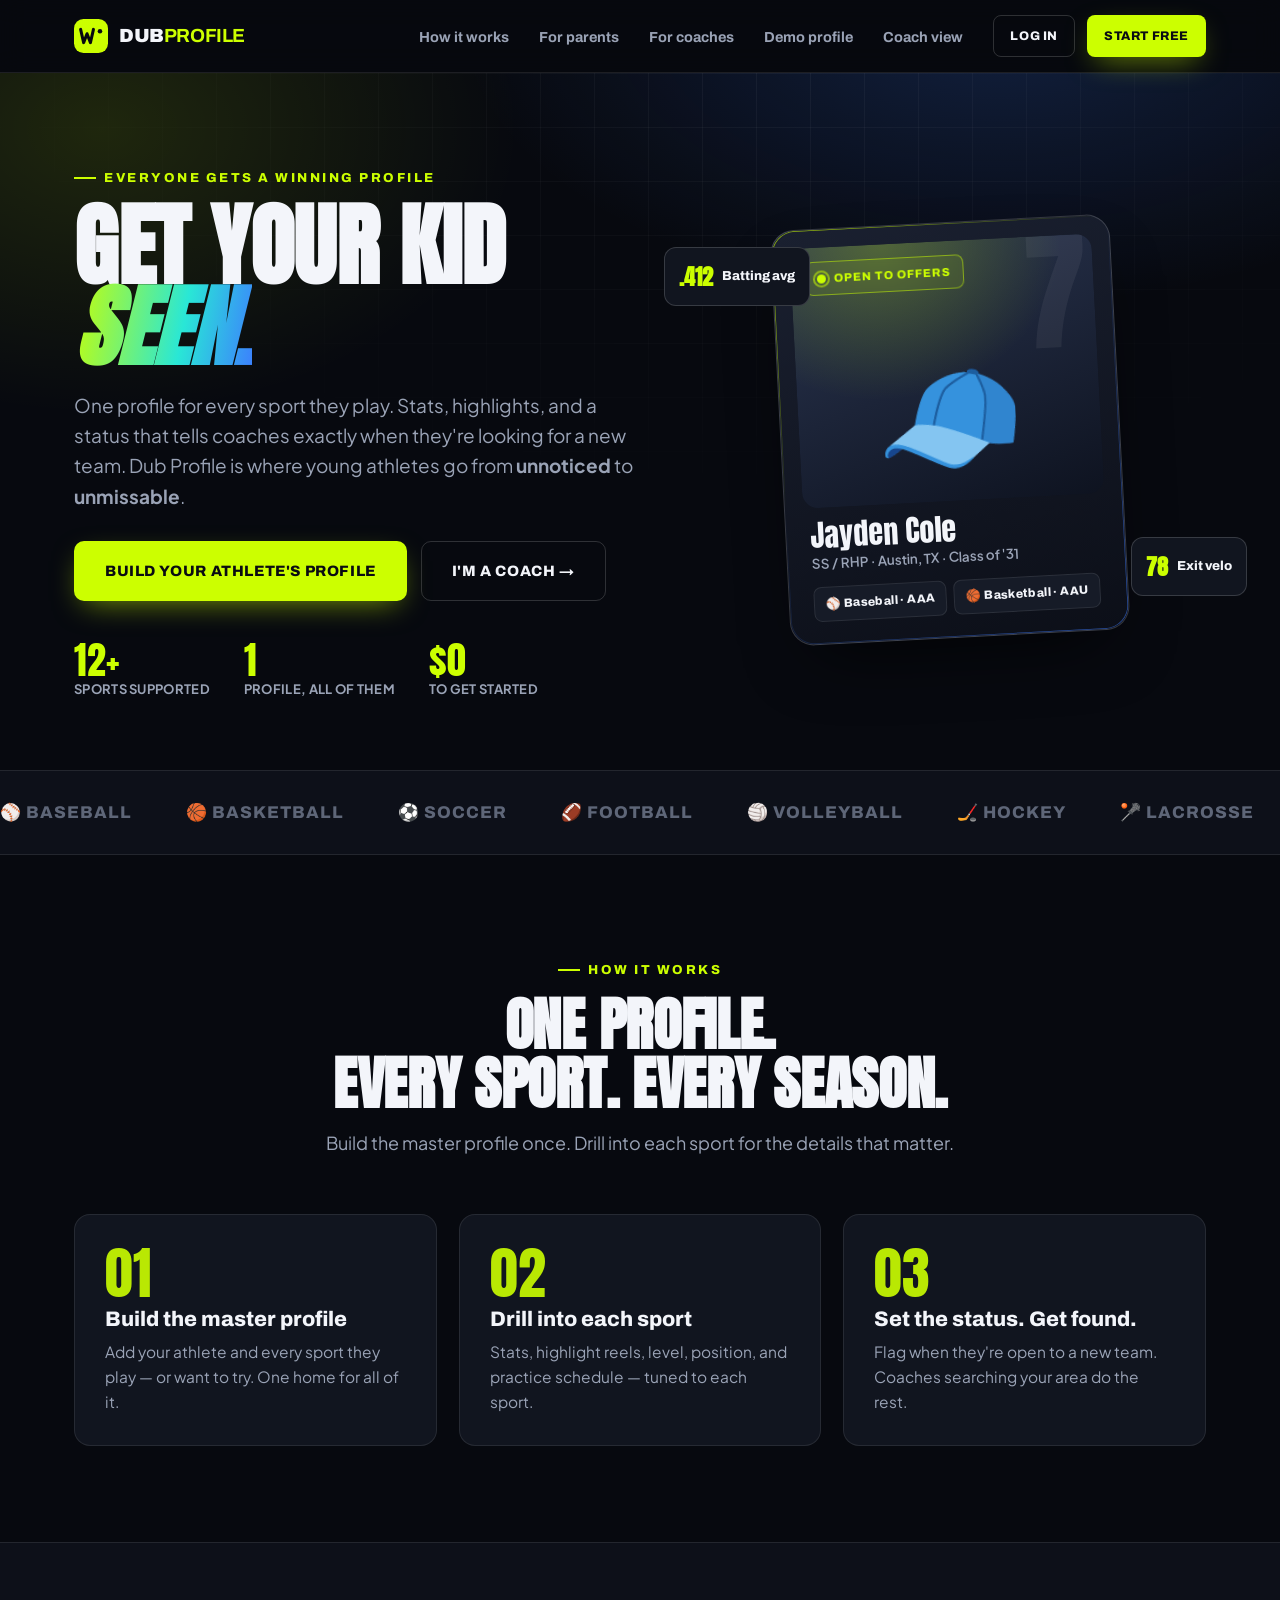
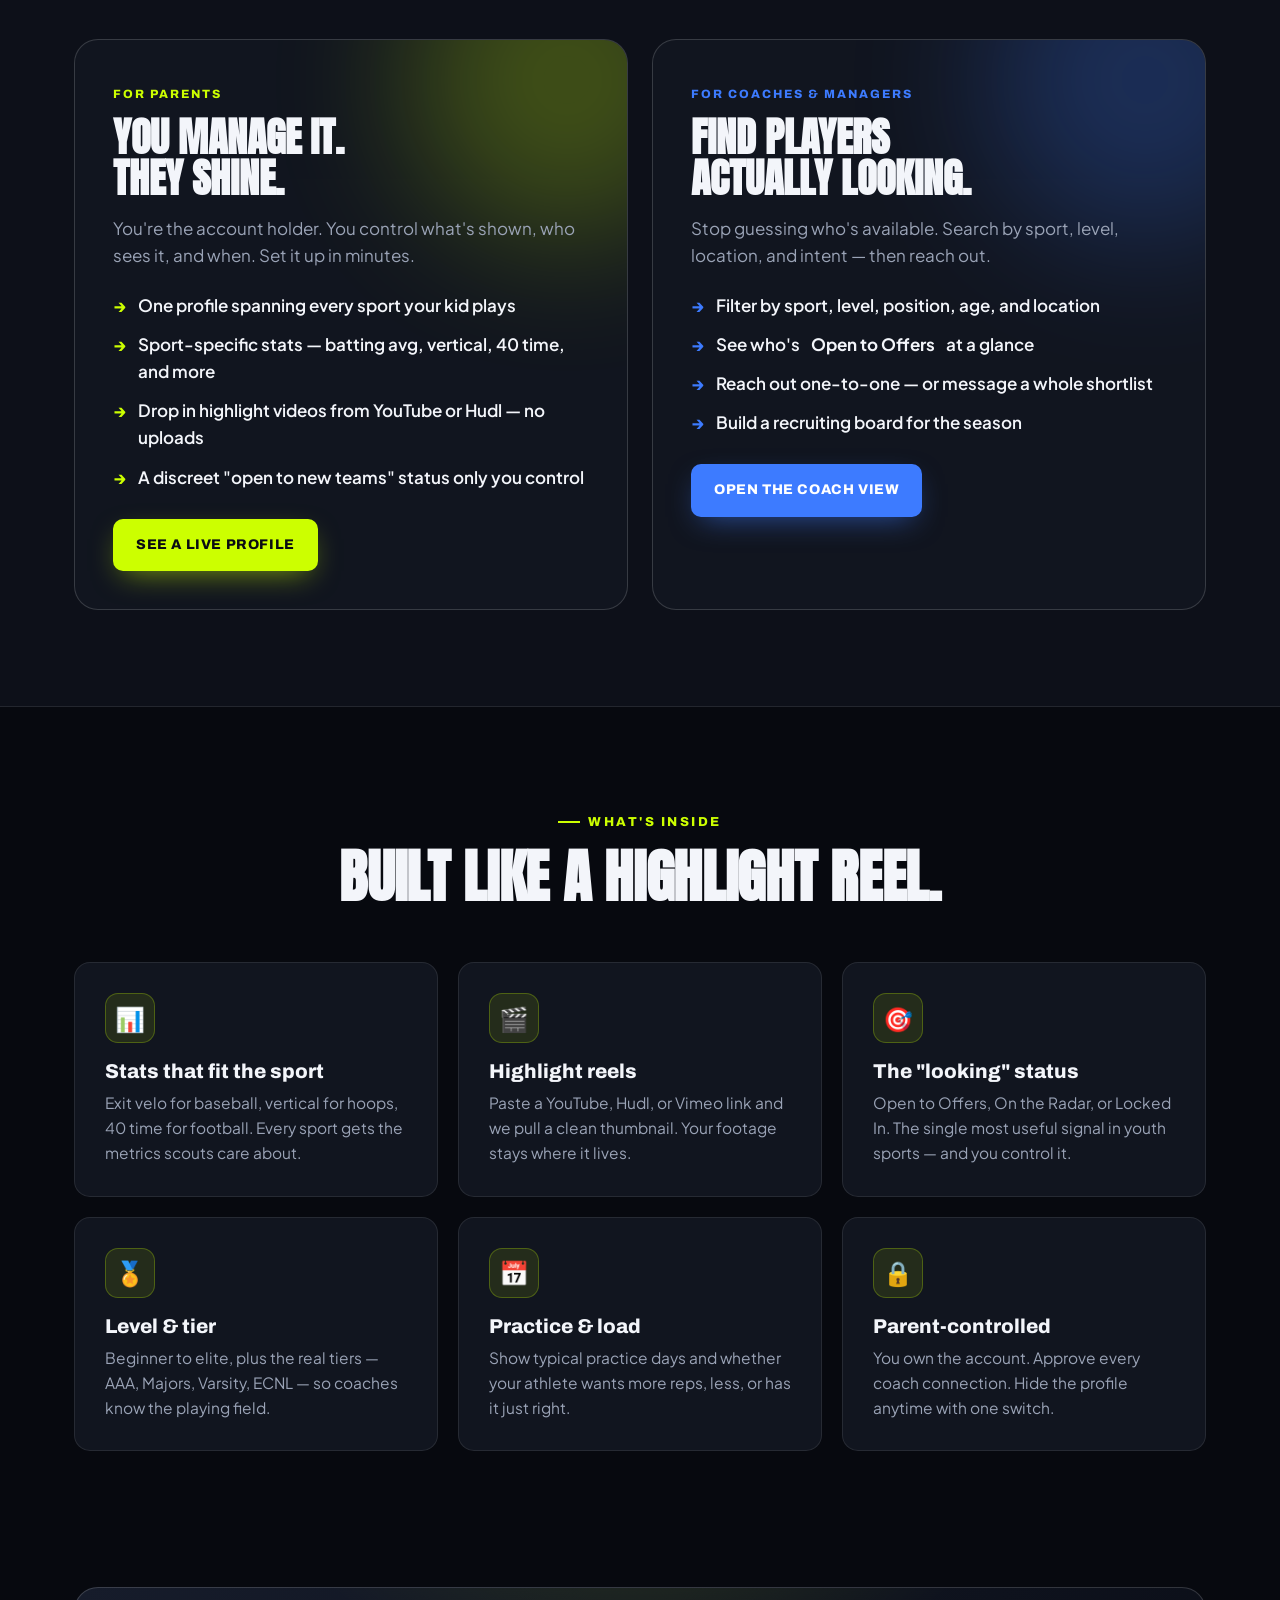
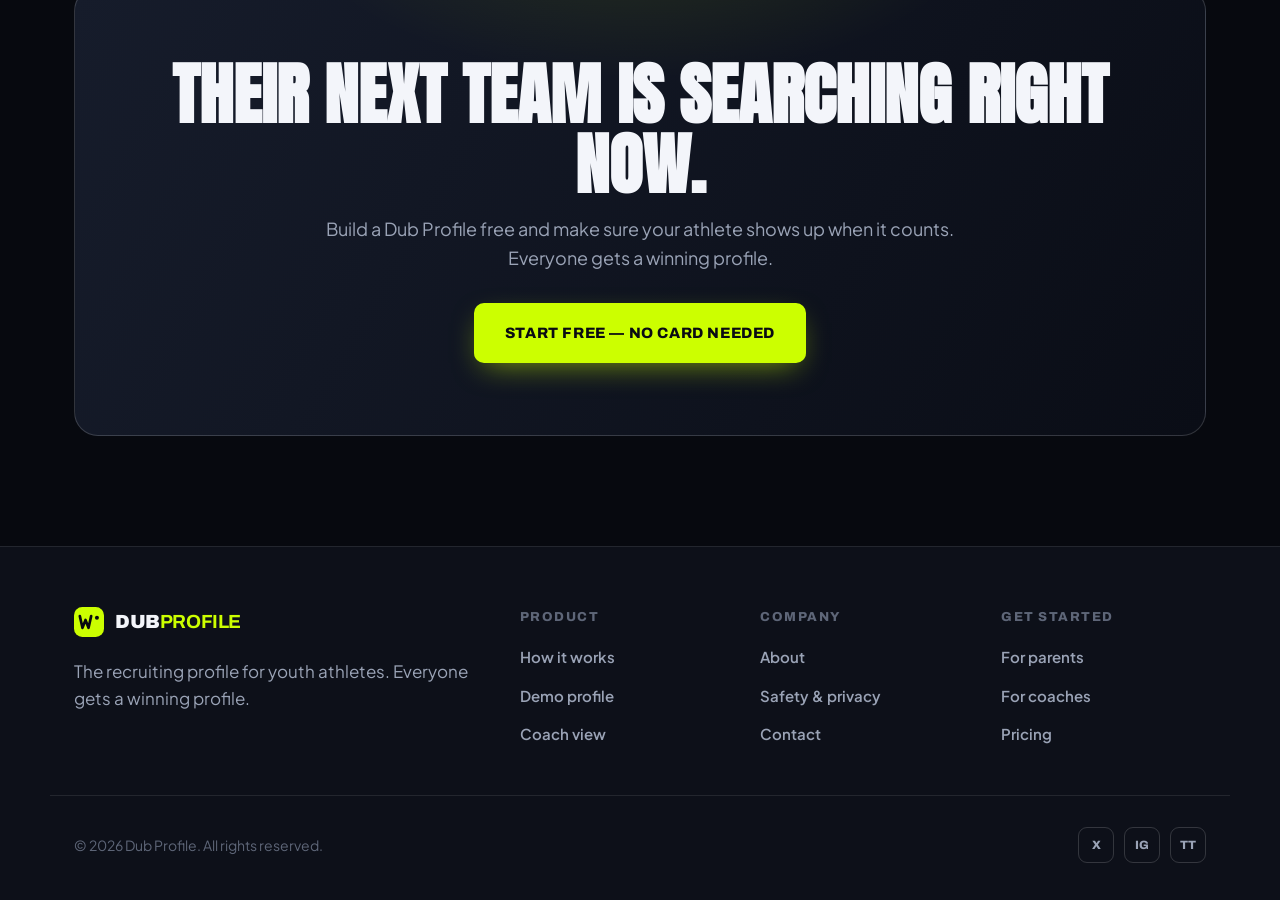
<file: index.html>
<!DOCTYPE html>
<html lang="en">
<head>
  <meta charset="UTF-8" />
  <meta name="viewport" content="width=device-width, initial-scale=1.0" />
  <title>Dub Profile — The recruiting profile for youth athletes</title>
  <meta name="description" content="Dub Profile is where young athletes get seen. Build one master profile across every sport your kid plays, show stats and highlights, and let coaches find players who are actually looking. Free to start." />

  <meta property="og:type" content="website" />
  <meta property="og:title" content="Dub Profile — The recruiting profile for youth athletes" />
  <meta property="og:description" content="One profile, every sport. Built for parents. Loved by coaches." />
  <meta property="og:url" content="https://dubprofile.com" />
  <meta property="og:site_name" content="Dub Profile" />
  <meta name="twitter:card" content="summary_large_image" />
  <meta name="theme-color" content="#07090f" />

  <link rel="icon" href="assets/favicon.svg" type="image/svg+xml" />
  <link rel="preconnect" href="https://fonts.googleapis.com" />
  <link rel="preconnect" href="https://fonts.gstatic.com" crossorigin />
  <link href="https://fonts.googleapis.com/css2?family=Anton&family=Archivo:wght@500;600;700;800;900&family=Plus+Jakarta+Sans:wght@400;500;600;700&display=swap" rel="stylesheet" />
  <link rel="stylesheet" href="styles.css" />
</head>
<body>
  <a class="skip-link" href="#main">Skip to content</a>

  <header class="site-header" id="top">
    <div class="container header-inner">
      <a href="index.html" class="brand" aria-label="Dub Profile home">
        <span class="brand-mark" aria-hidden="true">
          <svg viewBox="0 0 36 36" width="34" height="34"><rect width="36" height="36" rx="10" fill="url(#g)"/><path d="M7 11l3.2 14 3.6-9.4L17.4 25 20.6 11" fill="none" stroke="#07090f" stroke-width="3.2" stroke-linecap="round" stroke-linejoin="round"/><circle cx="27.5" cy="13" r="2.4" fill="#07090f"/><defs><linearGradient id="g" x1="0" y1="0" x2="36" y2="36"><stop stop-color="#ccff00"/><stop offset="1" stop-color="#9fd000"/></linearGradient></defs></svg>
        </span>
        <span class="brand-name">DUB<b>PROFILE</b></span>
      </a>

      <nav class="main-nav" aria-label="Primary">
        <button class="nav-toggle" aria-expanded="false" aria-controls="nav-menu" aria-label="Toggle navigation"><span></span><span></span><span></span></button>
        <ul id="nav-menu" class="nav-menu">
          <li><a href="#how">How it works</a></li>
          <li><a href="#parents">For parents</a></li>
          <li><a href="#coaches">For coaches</a></li>
          <li><a href="athlete.html">Demo profile</a></li>
          <li><a href="discover.html">Coach view</a></li>
          <li class="nav-cta-group">
            <a href="#" class="btn btn-ghost btn-sm">Log in</a>
            <a href="create.html" class="btn btn-primary btn-sm">Start free</a>
          </li>
        </ul>
      </nav>
    </div>
  </header>

  <main id="main">
    <!-- ===== Hero ===== -->
    <section class="hero">
      <div class="grid-overlay" aria-hidden="true"></div>
      <div class="container hero-grid">
        <div class="hero-copy" data-reveal>
          <span class="eyebrow">Everyone gets a winning profile</span>
          <h1>Get your kid <em class="grad-text">seen.</em></h1>
          <p class="lead">
            One profile for every sport they play. Stats, highlights, and a status that
            tells coaches exactly when they're looking for a new team. Dub Profile is where
            young athletes go from <strong>unnoticed</strong> to <strong>unmissable</strong>.
          </p>
          <div class="hero-actions" id="start">
            <a href="create.html" class="btn btn-primary btn-lg">Build your athlete's profile</a>
            <a href="discover.html" class="btn btn-ghost btn-lg">I'm a coach →</a>
          </div>
          <div class="hero-stats">
            <div class="hero-stat"><div class="num">12+</div><div class="lbl">Sports supported</div></div>
            <div class="hero-stat"><div class="num">1</div><div class="lbl">Profile, all of them</div></div>
            <div class="hero-stat"><div class="num">$0</div><div class="lbl">To get started</div></div>
          </div>
        </div>

        <div class="hero-visual" data-reveal>
          <div class="acard">
            <div class="acard-photo">
              <span class="jersey-no">7</span>
              <span class="acard-status"><span class="status-tag status-open"><span class="dot"></span>Open to Offers</span></span>
              <span class="silhouette">🧢</span>
            </div>
            <div class="acard-body">
              <div class="acard-name">Jayden Cole</div>
              <div class="acard-meta">SS / RHP · Austin, TX · Class of '31</div>
              <div class="acard-chips">
                <span class="sport-chip">⚾ Baseball · AAA</span>
                <span class="sport-chip">🏀 Basketball · AAU</span>
              </div>
            </div>
          </div>
          <div class="floaty floaty-1"><span class="big">.412</span> Batting avg</div>
          <div class="floaty floaty-2"><span class="big">78</span> Exit velo</div>
        </div>
      </div>
    </section>

    <!-- ===== Marquee ===== -->
    <div class="marquee-wrap" aria-hidden="true">
      <div class="marquee">
        <span>⚾ Baseball</span><span>🏀 Basketball</span><span>⚽ Soccer</span><span>🏈 Football</span>
        <span>🏐 Volleyball</span><span>🏒 Hockey</span><span>🥍 Lacrosse</span><span>🎾 Tennis</span>
        <span>🏊 Swim</span><span>🏃 Track</span><span>🤼 Wrestling</span><span>⛳ Golf</span>
        <span>⚾ Baseball</span><span>🏀 Basketball</span><span>⚽ Soccer</span><span>🏈 Football</span>
        <span>🏐 Volleyball</span><span>🏒 Hockey</span><span>🥍 Lacrosse</span><span>🎾 Tennis</span>
        <span>🏊 Swim</span><span>🏃 Track</span><span>🤼 Wrestling</span><span>⛳ Golf</span>
      </div>
    </div>

    <!-- ===== How it works ===== -->
    <section class="section" id="how">
      <div class="container">
        <div class="section-head" data-reveal>
          <span class="eyebrow">How it works</span>
          <h2>One profile.<br>Every sport. Every season.</h2>
          <p class="section-sub">Build the master profile once. Drill into each sport for the details that matter.</p>
        </div>
        <ol class="steps">
          <li class="step" data-reveal><div class="step-num">01</div><h3>Build the master profile</h3><p>Add your athlete and every sport they play — or want to try. One home for all of it.</p></li>
          <li class="step" data-reveal><div class="step-num">02</div><h3>Drill into each sport</h3><p>Stats, highlight reels, level, position, and practice schedule — tuned to each sport.</p></li>
          <li class="step" data-reveal><div class="step-num">03</div><h3>Set the status. Get found.</h3><p>Flag when they're open to a new team. Coaches searching your area do the rest.</p></li>
        </ol>
      </div>
    </section>

    <!-- ===== Two paths ===== -->
    <section class="section section-alt">
      <div class="container">
        <div class="split">
          <div class="path-card" id="parents" data-reveal>
            <span class="glow" aria-hidden="true"></span>
            <span class="tag">For parents</span>
            <h3>You manage it.<br>They shine.</h3>
            <p>You're the account holder. You control what's shown, who sees it, and when. Set it up in minutes.</p>
            <ul class="path-list">
              <li>One profile spanning every sport your kid plays</li>
              <li>Sport-specific stats — batting avg, vertical, 40 time, and more</li>
              <li>Drop in highlight videos from YouTube or Hudl — no uploads</li>
              <li>A discreet "open to new teams" status only you control</li>
            </ul>
            <a href="athlete.html" class="btn btn-primary">See a live profile</a>
          </div>

          <div class="path-card coach" id="coaches" data-reveal>
            <span class="glow" aria-hidden="true"></span>
            <span class="tag">For coaches &amp; managers</span>
            <h3>Find players<br>actually looking.</h3>
            <p>Stop guessing who's available. Search by sport, level, location, and intent — then reach out.</p>
            <ul class="path-list">
              <li>Filter by sport, level, position, age, and location</li>
              <li>See who's <strong>Open to Offers</strong> at a glance</li>
              <li>Reach out one-to-one — or message a whole shortlist</li>
              <li>Build a recruiting board for the season</li>
            </ul>
            <a href="discover.html" class="btn btn-blue">Open the coach view</a>
          </div>
        </div>
      </div>
    </section>

    <!-- ===== Features ===== -->
    <section class="section">
      <div class="container">
        <div class="section-head" data-reveal>
          <span class="eyebrow">What's inside</span>
          <h2>Built like a highlight reel.</h2>
        </div>
        <div class="feature-grid">
          <article class="feature-card" data-reveal><div class="feature-icon">📊</div><h3>Stats that fit the sport</h3><p>Exit velo for baseball, vertical for hoops, 40 time for football. Every sport gets the metrics scouts care about.</p></article>
          <article class="feature-card" data-reveal><div class="feature-icon">🎬</div><h3>Highlight reels</h3><p>Paste a YouTube, Hudl, or Vimeo link and we pull a clean thumbnail. Your footage stays where it lives.</p></article>
          <article class="feature-card" data-reveal><div class="feature-icon">🎯</div><h3>The "looking" status</h3><p>Open to Offers, On the Radar, or Locked In. The single most useful signal in youth sports — and you control it.</p></article>
          <article class="feature-card" data-reveal><div class="feature-icon">🏅</div><h3>Level &amp; tier</h3><p>Beginner to elite, plus the real tiers — AAA, Majors, Varsity, ECNL — so coaches know the playing field.</p></article>
          <article class="feature-card" data-reveal><div class="feature-icon">📅</div><h3>Practice &amp; load</h3><p>Show typical practice days and whether your athlete wants more reps, less, or has it just right.</p></article>
          <article class="feature-card" data-reveal><div class="feature-icon">🔒</div><h3>Parent-controlled</h3><p>You own the account. Approve every coach connection. Hide the profile anytime with one switch.</p></article>
        </div>
      </div>
    </section>

    <!-- ===== Final CTA ===== -->
    <section class="cta-final">
      <div class="container">
        <div class="cta-card" data-reveal>
          <h2>Their next team is searching right now.</h2>
          <p>Build a Dub Profile free and make sure your athlete shows up when it counts. Everyone gets a winning profile.</p>
          <a href="create.html" class="btn btn-primary btn-lg">Start free — no card needed</a>
        </div>
      </div>
    </section>
  </main>

  <footer class="site-footer">
    <div class="container footer-grid">
      <div class="footer-brand">
        <a href="index.html" class="brand"><span class="brand-mark" aria-hidden="true"><svg viewBox="0 0 36 36" width="30" height="30"><rect width="36" height="36" rx="10" fill="url(#gf)"/><path d="M7 11l3.2 14 3.6-9.4L17.4 25 20.6 11" fill="none" stroke="#07090f" stroke-width="3.2" stroke-linecap="round" stroke-linejoin="round"/><circle cx="27.5" cy="13" r="2.4" fill="#07090f"/><defs><linearGradient id="gf" x1="0" y1="0" x2="36" y2="36"><stop stop-color="#ccff00"/><stop offset="1" stop-color="#9fd000"/></linearGradient></defs></svg></span><span class="brand-name">DUB<b>PROFILE</b></span></a>
        <p class="footer-tagline">The recruiting profile for youth athletes. Everyone gets a winning profile.</p>
      </div>
      <nav class="footer-col" aria-label="Product"><h4>Product</h4><ul><li><a href="#how">How it works</a></li><li><a href="athlete.html">Demo profile</a></li><li><a href="discover.html">Coach view</a></li></ul></nav>
      <nav class="footer-col" aria-label="Company"><h4>Company</h4><ul><li><a href="#">About</a></li><li><a href="#">Safety &amp; privacy</a></li><li><a href="#">Contact</a></li></ul></nav>
      <nav class="footer-col" aria-label="Get started"><h4>Get started</h4><ul><li><a href="athlete.html">For parents</a></li><li><a href="discover.html">For coaches</a></li><li><a href="#">Pricing</a></li></ul></nav>
    </div>
    <div class="container footer-bottom">
      <p>&copy; <span data-year>2026</span> Dub Profile. All rights reserved.</p>
      <div class="footer-social"><a href="#" aria-label="X">X</a><a href="#" aria-label="Instagram">IG</a><a href="#" aria-label="TikTok">TT</a></div>
    </div>
  </footer>

  <script src="data.js"></script>
  <script src="app.js" defer></script>
</body>
</html>
</file>
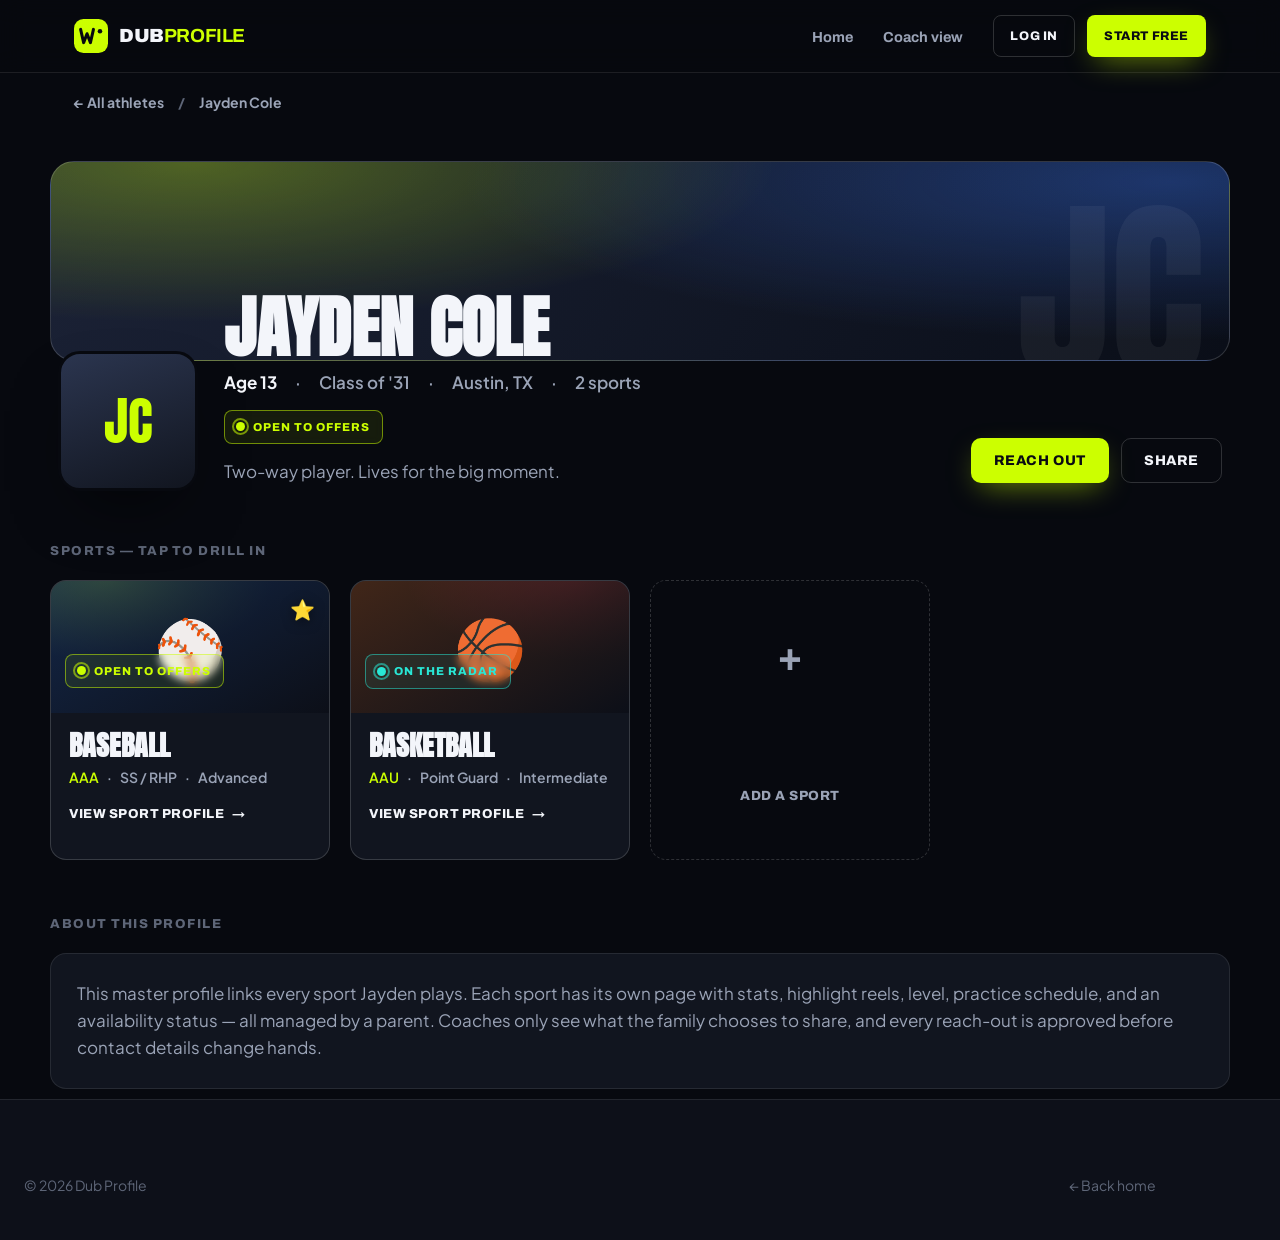
<file: athlete.html>
<!DOCTYPE html>
<html lang="en">
<head>
  <meta charset="UTF-8" />
  <meta name="viewport" content="width=device-width, initial-scale=1.0" />
  <title>Athlete Profile — Dub Profile</title>
  <meta name="description" content="A Dub Profile master profile — every sport in one place." />
  <link rel="icon" href="assets/favicon.svg" type="image/svg+xml" />
  <link rel="preconnect" href="https://fonts.googleapis.com" />
  <link rel="preconnect" href="https://fonts.gstatic.com" crossorigin />
  <link href="https://fonts.googleapis.com/css2?family=Anton&family=Archivo:wght@500;600;700;800;900&family=Plus+Jakarta+Sans:wght@400;500;600;700&display=swap" rel="stylesheet" />
  <link rel="stylesheet" href="styles.css" />
</head>
<body data-page="athlete">
  <a class="skip-link" href="#main">Skip to content</a>

  <header class="site-header">
    <div class="container header-inner">
      <a href="index.html" class="brand" aria-label="Dub Profile home">
        <span class="brand-mark" aria-hidden="true"><svg viewBox="0 0 36 36" width="34" height="34"><rect width="36" height="36" rx="10" fill="url(#g)"/><path d="M7 11l3.2 14 3.6-9.4L17.4 25 20.6 11" fill="none" stroke="#07090f" stroke-width="3.2" stroke-linecap="round" stroke-linejoin="round"/><circle cx="27.5" cy="13" r="2.4" fill="#07090f"/><defs><linearGradient id="g" x1="0" y1="0" x2="36" y2="36"><stop stop-color="#ccff00"/><stop offset="1" stop-color="#9fd000"/></linearGradient></defs></svg></span>
        <span class="brand-name">DUB<b>PROFILE</b></span>
      </a>
      <nav class="main-nav" aria-label="Primary">
        <button class="nav-toggle" aria-expanded="false" aria-controls="nav-menu" aria-label="Toggle navigation"><span></span><span></span><span></span></button>
        <ul id="nav-menu" class="nav-menu">
          <li><a href="index.html">Home</a></li>
          <li><a href="discover.html">Coach view</a></li>
          <li class="nav-cta-group"><a href="#" class="btn btn-ghost btn-sm">Log in</a><a href="index.html#start" class="btn btn-primary btn-sm">Start free</a></li>
        </ul>
      </nav>
    </div>
  </header>

  <main id="main">
    <div class="container">
      <nav class="subnav" aria-label="Breadcrumb">
        <a href="discover.html">← All athletes</a>
        <span class="crumb-sep">/</span>
        <span data-crumb>Profile</span>
      </nav>
    </div>
    <div id="profile-root"></div>
  </main>

  <footer class="site-footer">
    <div class="container footer-bottom" style="border:0;margin:0;padding-top:0;">
      <p>&copy; <span data-year>2026</span> Dub Profile</p>
      <a href="index.html" class="footer-social"><span>← Back home</span></a>
    </div>
  </footer>

  <!-- Reach-out modal -->
  <div class="modal-backdrop" id="modal" role="dialog" aria-modal="true" aria-labelledby="modal-title">
    <div class="modal">
      <button class="modal-close" data-close aria-label="Close">×</button>
      <h3 id="modal-title">Reach out</h3>
      <p data-modal-sub>Send a note to this athlete's parent. They approve every connection.</p>
      <label for="m-from">Your name / club</label>
      <input class="field" id="m-from" placeholder="Coach Rivera · Austin Thunder 14U" />
      <label for="m-msg">Message</label>
      <textarea class="field" id="m-msg" placeholder="Loved the highlight reel — we'd love to invite you to a tryout…"></textarea>
      <div style="margin-top:20px;display:flex;gap:10px;">
        <button class="btn btn-outline" data-close>Cancel</button>
        <button class="btn btn-primary" style="flex:1" data-send>Send request</button>
      </div>
    </div>
  </div>

  <div class="toast" id="toast" role="status" aria-live="polite"></div>

  <script src="data.js"></script>
  <script src="app.js" defer></script>
</body>
</html>
</file>
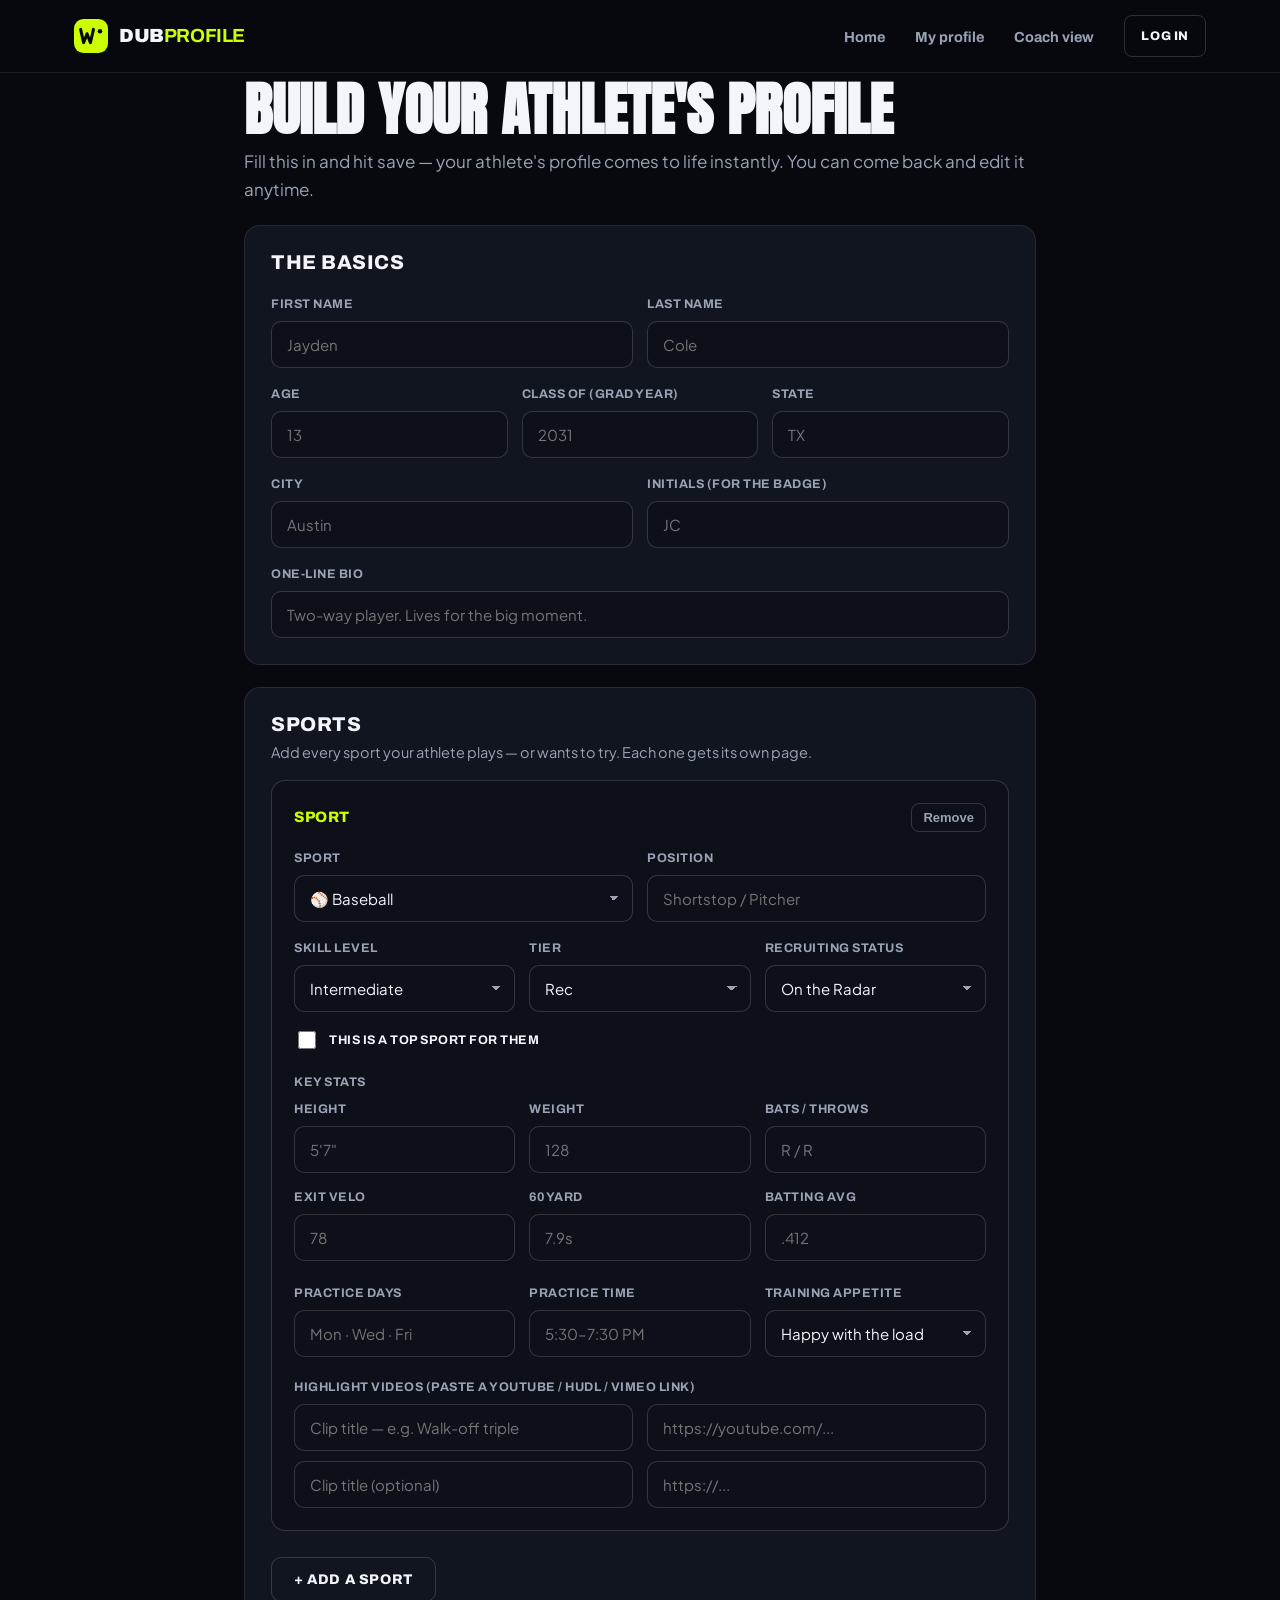
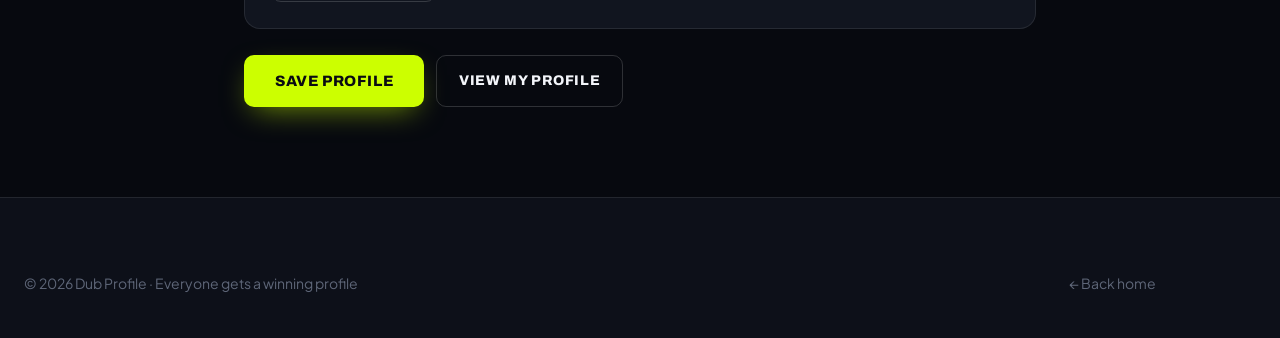
<file: create.html>
<!DOCTYPE html>
<html lang="en">
<head>
  <meta charset="UTF-8" />
  <meta name="viewport" content="width=device-width, initial-scale=1.0" />
  <title>Create a Profile — Dub Profile</title>
  <meta name="description" content="Build your young athlete's Dub Profile." />
  <link rel="icon" href="assets/favicon.svg" type="image/svg+xml" />
  <link rel="preconnect" href="https://fonts.googleapis.com" />
  <link rel="preconnect" href="https://fonts.gstatic.com" crossorigin />
  <link href="https://fonts.googleapis.com/css2?family=Anton&family=Archivo:wght@500;600;700;800;900&family=Plus+Jakarta+Sans:wght@400;500;600;700&display=swap" rel="stylesheet" />
  <link rel="stylesheet" href="styles.css" />
</head>
<body data-page="builder">
  <a class="skip-link" href="#main">Skip to content</a>

  <header class="site-header">
    <div class="container header-inner">
      <a href="index.html" class="brand" aria-label="Dub Profile home">
        <span class="brand-mark" aria-hidden="true"><svg viewBox="0 0 36 36" width="34" height="34"><rect width="36" height="36" rx="10" fill="url(#g)"/><path d="M7 11l3.2 14 3.6-9.4L17.4 25 20.6 11" fill="none" stroke="#07090f" stroke-width="3.2" stroke-linecap="round" stroke-linejoin="round"/><circle cx="27.5" cy="13" r="2.4" fill="#07090f"/><defs><linearGradient id="g" x1="0" y1="0" x2="36" y2="36"><stop stop-color="#ccff00"/><stop offset="1" stop-color="#9fd000"/></linearGradient></defs></svg></span>
        <span class="brand-name">DUB<b>PROFILE</b></span>
      </a>
      <nav class="main-nav" aria-label="Primary">
        <button class="nav-toggle" aria-expanded="false" aria-controls="nav-menu" aria-label="Toggle navigation"><span></span><span></span><span></span></button>
        <ul id="nav-menu" class="nav-menu">
          <li><a href="index.html">Home</a></li>
          <li><a href="athlete.html?id=me">My profile</a></li>
          <li><a href="discover.html">Coach view</a></li>
          <li class="nav-cta-group"><a href="#" class="btn btn-ghost btn-sm">Log in</a></li>
        </ul>
      </nav>
    </div>
  </header>

  <main id="main">
    <div class="container builder" id="builder-root"></div>
  </main>

  <footer class="site-footer">
    <div class="container footer-bottom" style="border:0;margin:0;padding-top:0;">
      <p>&copy; <span data-year>2026</span> Dub Profile · Everyone gets a winning profile</p>
      <a href="index.html" class="footer-social"><span>← Back home</span></a>
    </div>
  </footer>

  <div class="toast" id="toast" role="status" aria-live="polite"></div>

  <script src="data.js"></script>
  <script src="app.js" defer></script>
</body>
</html>
</file>
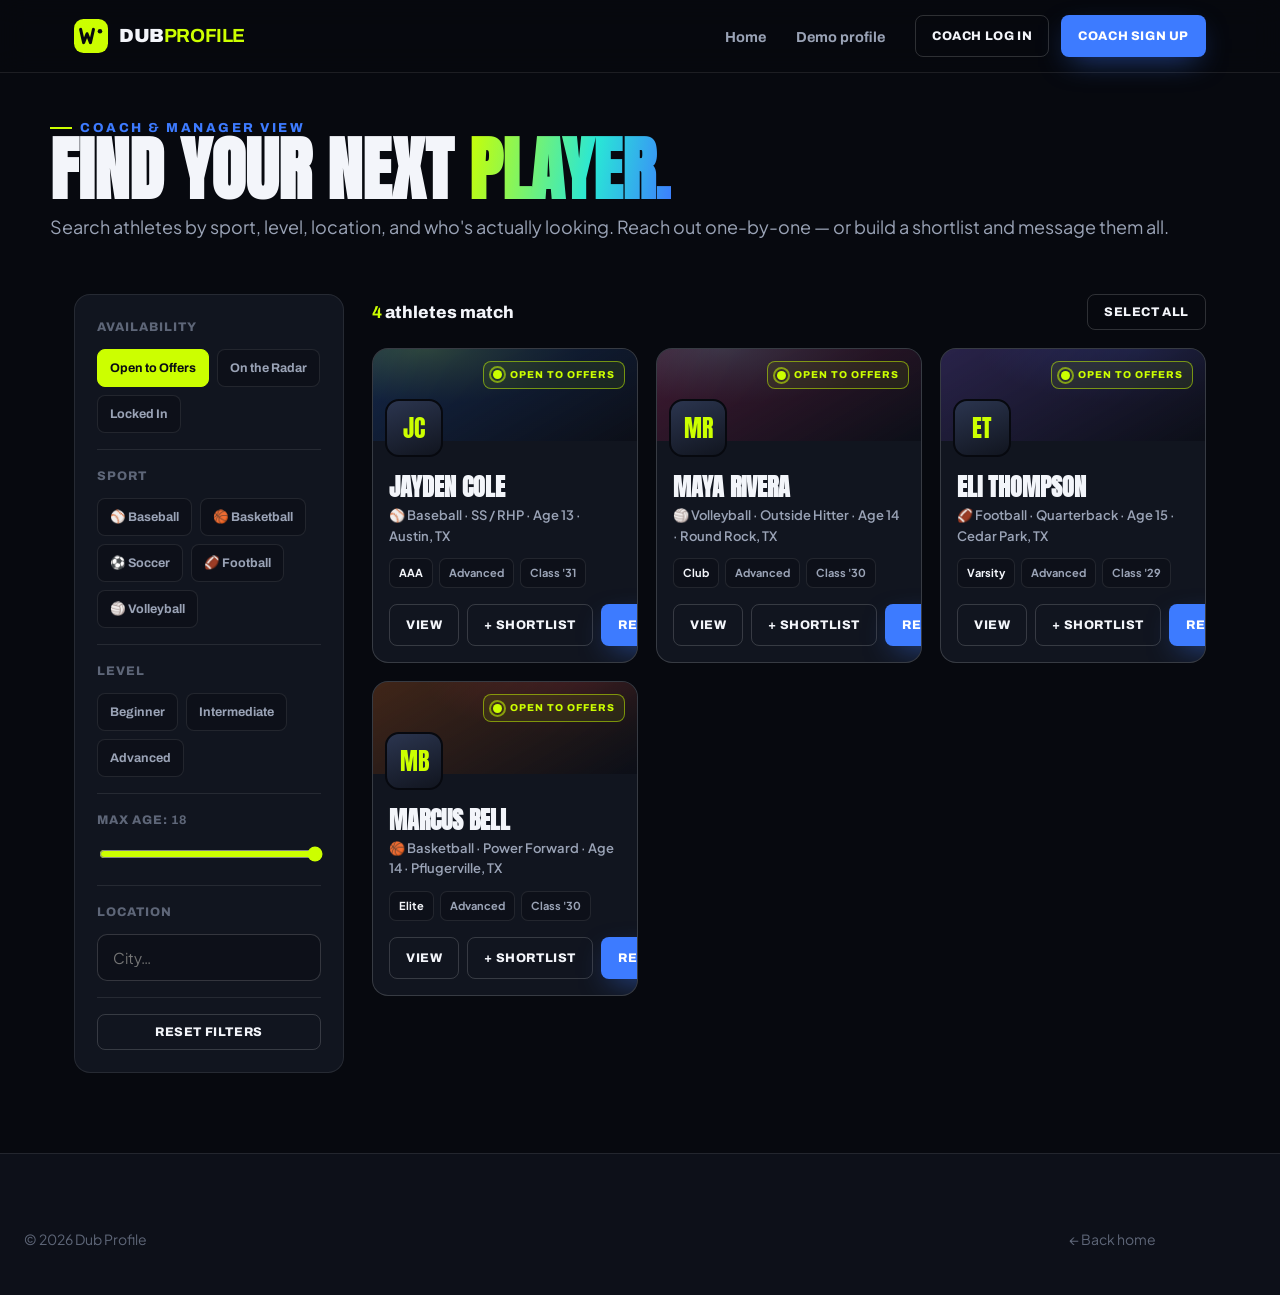
<file: discover.html>
<!DOCTYPE html>
<html lang="en">
<head>
  <meta charset="UTF-8" />
  <meta name="viewport" content="width=device-width, initial-scale=1.0" />
  <title>Discover Athletes — Dub Profile for Coaches</title>
  <meta name="description" content="Find youth athletes who are open to a new team. Filter by sport, level, location, and availability — then reach out." />
  <link rel="icon" href="assets/favicon.svg" type="image/svg+xml" />
  <link rel="preconnect" href="https://fonts.googleapis.com" />
  <link rel="preconnect" href="https://fonts.gstatic.com" crossorigin />
  <link href="https://fonts.googleapis.com/css2?family=Anton&family=Archivo:wght@500;600;700;800;900&family=Plus+Jakarta+Sans:wght@400;500;600;700&display=swap" rel="stylesheet" />
  <link rel="stylesheet" href="styles.css" />
</head>
<body data-page="discover">
  <a class="skip-link" href="#main">Skip to content</a>

  <header class="site-header">
    <div class="container header-inner">
      <a href="index.html" class="brand" aria-label="Dub Profile home">
        <span class="brand-mark" aria-hidden="true"><svg viewBox="0 0 36 36" width="34" height="34"><rect width="36" height="36" rx="10" fill="url(#g)"/><path d="M7 11l3.2 14 3.6-9.4L17.4 25 20.6 11" fill="none" stroke="#07090f" stroke-width="3.2" stroke-linecap="round" stroke-linejoin="round"/><circle cx="27.5" cy="13" r="2.4" fill="#07090f"/><defs><linearGradient id="g" x1="0" y1="0" x2="36" y2="36"><stop stop-color="#ccff00"/><stop offset="1" stop-color="#9fd000"/></linearGradient></defs></svg></span>
        <span class="brand-name">DUB<b>PROFILE</b></span>
      </a>
      <nav class="main-nav" aria-label="Primary">
        <button class="nav-toggle" aria-expanded="false" aria-controls="nav-menu" aria-label="Toggle navigation"><span></span><span></span><span></span></button>
        <ul id="nav-menu" class="nav-menu">
          <li><a href="index.html">Home</a></li>
          <li><a href="athlete.html">Demo profile</a></li>
          <li class="nav-cta-group"><a href="#" class="btn btn-ghost btn-sm">Coach log in</a><a href="#" class="btn btn-blue btn-sm">Coach sign up</a></li>
        </ul>
      </nav>
    </div>
  </header>

  <main id="main">
    <div class="container discover-head">
      <span class="eyebrow" style="color:var(--blue)">Coach &amp; manager view</span>
      <h1>Find your next <span class="grad-text">player.</span></h1>
      <p class="section-sub" style="margin-top:12px">Search athletes by sport, level, location, and who's actually looking. Reach out one-by-one — or build a shortlist and message them all.</p>
    </div>

    <div class="container">
      <div class="discover-layout">
        <aside class="filters" aria-label="Filters">
          <div class="filter-group">
            <h4>Availability</h4>
            <div class="chips" data-filter="status">
              <span class="chip on" data-val="open">Open to Offers</span>
              <span class="chip" data-val="radar">On the Radar</span>
              <span class="chip" data-val="locked">Locked In</span>
            </div>
          </div>
          <div class="filter-group">
            <h4>Sport</h4>
            <div class="chips" data-filter="sport" data-multi>
              <span class="chip" data-val="baseball">⚾ Baseball</span>
              <span class="chip" data-val="basketball">🏀 Basketball</span>
              <span class="chip" data-val="soccer">⚽ Soccer</span>
              <span class="chip" data-val="football">🏈 Football</span>
              <span class="chip" data-val="volleyball">🏐 Volleyball</span>
            </div>
          </div>
          <div class="filter-group">
            <h4>Level</h4>
            <div class="chips" data-filter="level" data-multi>
              <span class="chip" data-val="Beginner">Beginner</span>
              <span class="chip" data-val="Intermediate">Intermediate</span>
              <span class="chip" data-val="Advanced">Advanced</span>
            </div>
          </div>
          <div class="filter-group">
            <h4>Max age: <b data-age-out>18</b></h4>
            <input type="range" class="range-input" min="8" max="18" value="18" data-filter="age" />
          </div>
          <div class="filter-group">
            <h4>Location</h4>
            <input class="field" placeholder="City…" data-filter="city" />
          </div>
          <div class="filter-group">
            <button class="btn btn-ghost btn-sm btn-block" data-reset>Reset filters</button>
          </div>
        </aside>

        <section aria-label="Results">
          <div class="discover-toolbar">
            <div class="result-count"><b data-count>0</b> athletes match</div>
            <button class="btn btn-ghost btn-sm" data-select-all>Select all</button>
          </div>
          <div class="recruit-grid" id="recruit-grid"></div>
          <div class="empty" id="empty" hidden><div class="big">🔍</div><p>No athletes match those filters yet. Try widening your search.</p></div>

          <div class="bulk-bar hidden" id="bulk-bar">
            <span class="n"><b data-sel-count>0</b> selected</span>
            <div style="display:flex;gap:10px;flex-wrap:wrap">
              <button class="btn btn-outline btn-sm" data-clear-sel>Clear</button>
              <button class="btn btn-primary btn-sm" data-msg-all>Message selected</button>
            </div>
          </div>
        </section>
      </div>
    </div>
  </main>

  <footer class="site-footer">
    <div class="container footer-bottom" style="border:0;margin:0;padding-top:0;">
      <p>&copy; <span data-year>2026</span> Dub Profile</p>
      <a href="index.html" class="footer-social"><span>← Back home</span></a>
    </div>
  </footer>

  <div class="modal-backdrop" id="modal" role="dialog" aria-modal="true" aria-labelledby="modal-title">
    <div class="modal">
      <button class="modal-close" data-close aria-label="Close">×</button>
      <h3 id="modal-title">Reach out</h3>
      <p data-modal-sub>Parents approve every connection before contact details are shared.</p>
      <div class="seg-toggle" style="margin-bottom:4px">
        <button class="on" data-channel="message">In-app message</button>
        <button data-channel="text">Text invite</button>
      </div>
      <label for="m-from">Your name / club</label>
      <input class="field" id="m-from" placeholder="Coach Rivera · Austin Thunder 14U" />
      <label for="m-msg">Message</label>
      <textarea class="field" id="m-msg" placeholder="We're hosting tryouts next weekend and would love to see you there…"></textarea>
      <div style="margin-top:20px;display:flex;gap:10px;">
        <button class="btn btn-outline" data-close>Cancel</button>
        <button class="btn btn-primary" style="flex:1" data-send>Send</button>
      </div>
    </div>
  </div>

  <div class="toast" id="toast" role="status" aria-live="polite"></div>

  <script src="data.js"></script>
  <script src="app.js" defer></script>
</body>
</html>
</file>
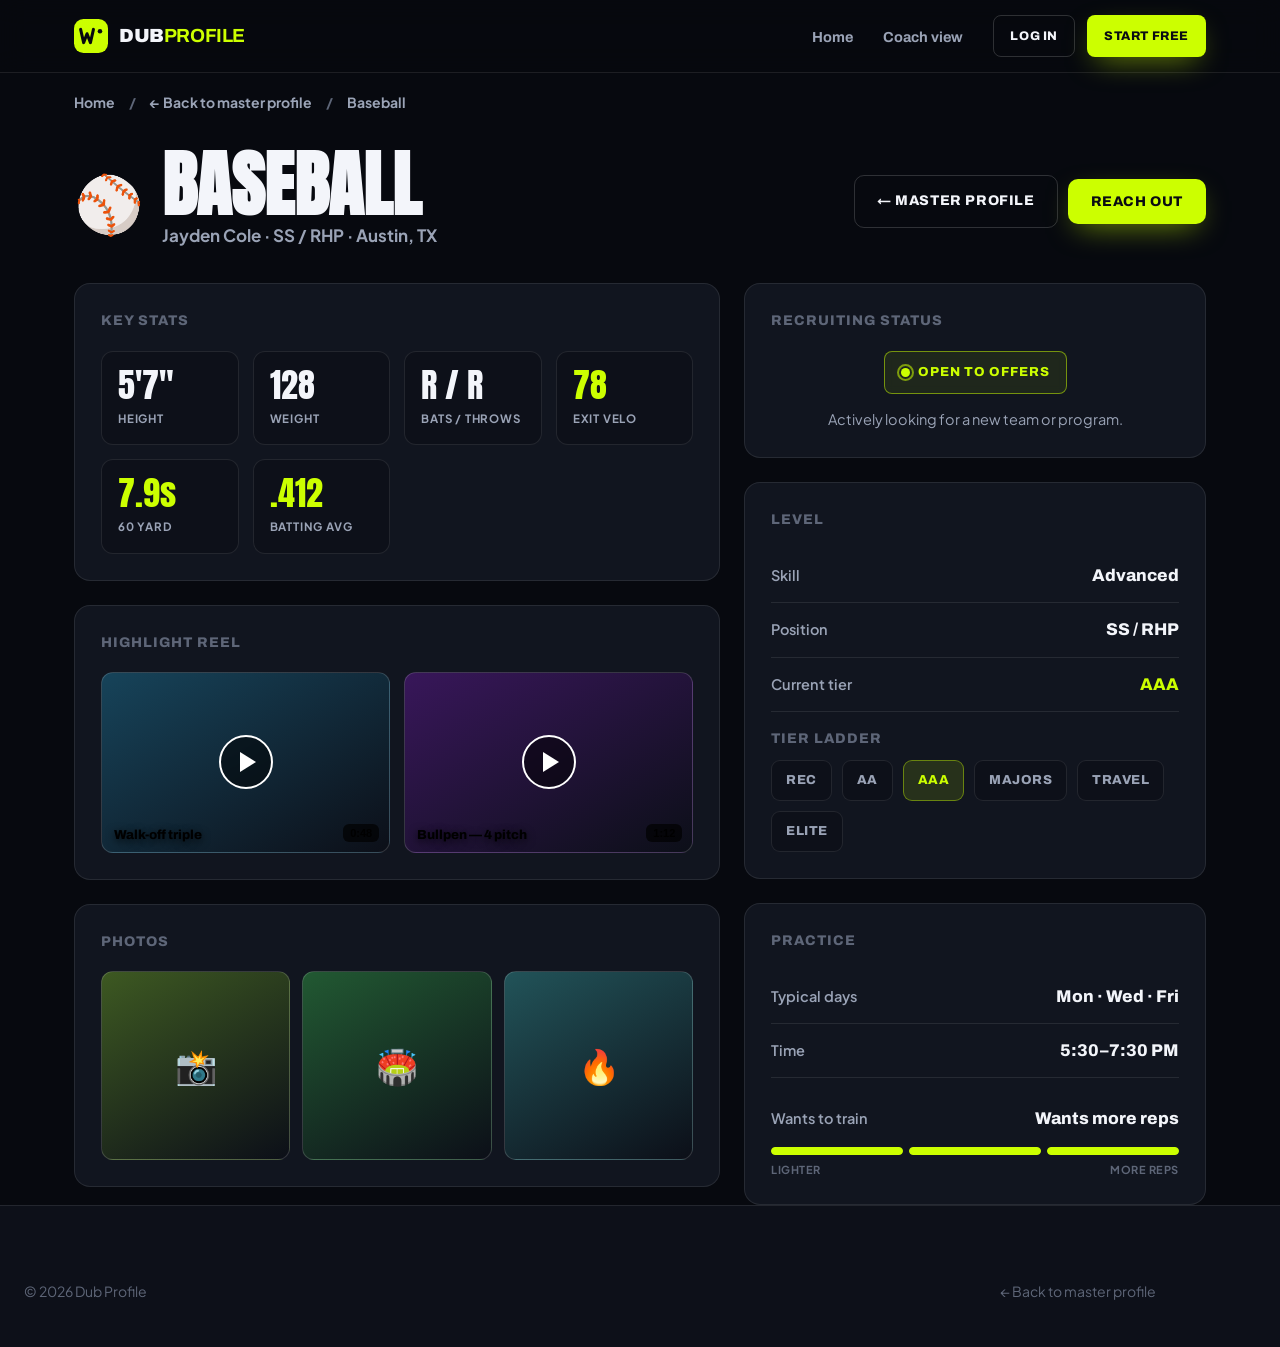
<file: sport.html>
<!DOCTYPE html>
<html lang="en">
<head>
  <meta charset="UTF-8" />
  <meta name="viewport" content="width=device-width, initial-scale=1.0" />
  <title>Sport Profile — Dub Profile</title>
  <meta name="description" content="A sport-specific Dub Profile — stats, highlights, level, and availability." />
  <link rel="icon" href="assets/favicon.svg" type="image/svg+xml" />
  <link rel="preconnect" href="https://fonts.googleapis.com" />
  <link rel="preconnect" href="https://fonts.gstatic.com" crossorigin />
  <link href="https://fonts.googleapis.com/css2?family=Anton&family=Archivo:wght@500;600;700;800;900&family=Plus+Jakarta+Sans:wght@400;500;600;700&display=swap" rel="stylesheet" />
  <link rel="stylesheet" href="styles.css" />
</head>
<body data-page="sport">
  <a class="skip-link" href="#main">Skip to content</a>

  <header class="site-header">
    <div class="container header-inner">
      <a href="index.html" class="brand" aria-label="Dub Profile home">
        <span class="brand-mark" aria-hidden="true"><svg viewBox="0 0 36 36" width="34" height="34"><rect width="36" height="36" rx="10" fill="url(#g)"/><path d="M7 11l3.2 14 3.6-9.4L17.4 25 20.6 11" fill="none" stroke="#07090f" stroke-width="3.2" stroke-linecap="round" stroke-linejoin="round"/><circle cx="27.5" cy="13" r="2.4" fill="#07090f"/><defs><linearGradient id="g" x1="0" y1="0" x2="36" y2="36"><stop stop-color="#ccff00"/><stop offset="1" stop-color="#9fd000"/></linearGradient></defs></svg></span>
        <span class="brand-name">DUB<b>PROFILE</b></span>
      </a>
      <nav class="main-nav" aria-label="Primary">
        <button class="nav-toggle" aria-expanded="false" aria-controls="nav-menu" aria-label="Toggle navigation"><span></span><span></span><span></span></button>
        <ul id="nav-menu" class="nav-menu">
          <li><a href="index.html">Home</a></li>
          <li><a href="discover.html">Coach view</a></li>
          <li class="nav-cta-group"><a href="#" class="btn btn-ghost btn-sm">Log in</a><a href="index.html#start" class="btn btn-primary btn-sm">Start free</a></li>
        </ul>
      </nav>
    </div>
  </header>

  <main id="main">
    <div class="container">
      <nav class="subnav" aria-label="Breadcrumb">
        <a href="index.html">Home</a>
        <span class="crumb-sep">/</span>
        <a data-back-link href="athlete.html">← Back to master profile</a>
        <span class="crumb-sep">/</span>
        <span data-crumb>Sport</span>
      </nav>
    </div>
    <div class="container" id="sport-root"></div>
  </main>

  <footer class="site-footer">
    <div class="container footer-bottom" style="border:0;margin:0;padding-top:0;">
      <p>&copy; <span data-year>2026</span> Dub Profile</p>
      <a data-back-link href="athlete.html" class="footer-social"><span>← Back to master profile</span></a>
    </div>
  </footer>

  <div class="modal-backdrop" id="modal" role="dialog" aria-modal="true" aria-labelledby="modal-title">
    <div class="modal">
      <button class="modal-close" data-close aria-label="Close">×</button>
      <h3 id="modal-title">Reach out</h3>
      <p data-modal-sub>Send a note to this athlete's parent. They approve every connection.</p>
      <label for="m-from">Your name / club</label>
      <input class="field" id="m-from" placeholder="Coach Rivera · Austin Thunder 14U" />
      <label for="m-msg">Message</label>
      <textarea class="field" id="m-msg" placeholder="Loved the highlight reel — we'd love to invite you to a tryout…"></textarea>
      <div style="margin-top:20px;display:flex;gap:10px;">
        <button class="btn btn-outline" data-close>Cancel</button>
        <button class="btn btn-primary" style="flex:1" data-send>Send request</button>
      </div>
    </div>
  </div>

  <div class="toast" id="toast" role="status" aria-live="polite"></div>

  <script src="data.js"></script>
  <script src="app.js" defer></script>
</body>
</html>
</file>
<file: styles.css>
/* ============================================================
   DUB PROFILE — design system
   Dark, electric, athletic. Trading-card energy.
   ============================================================ */

:root {
  --bg:        #07090f;
  --bg-2:      #0d1019;
  --panel:     #11151f;
  --panel-2:   #161b27;
  --line:      rgba(255,255,255,.09);
  --line-2:    rgba(255,255,255,.16);

  --ink:       #f3f5fa;
  --muted:     #9aa3b6;
  --faint:     #5e6678;

  --volt:      #ccff00;   /* signature win-green */
  --volt-deep: #9fd000;
  --blue:      #3d7bff;
  --magenta:   #ff2e7e;
  --cyan:      #29e7d6;

  --r:    16px;
  --r-sm: 9px;
  --r-lg: 24px;

  --maxw: 1180px;

  --shadow:    0 30px 70px -30px rgba(0,0,0,.85);
  --glow-volt: 0 0 0 1px rgba(204,255,0,.35), 0 12px 40px -10px rgba(204,255,0,.35);

  --display: 'Anton', 'Arial Narrow', sans-serif;
  --head:    'Archivo', system-ui, sans-serif;
  --body:    'Plus Jakarta Sans', system-ui, -apple-system, sans-serif;
}

* { box-sizing: border-box; }

html { scroll-behavior: smooth; scroll-padding-top: 90px; }

body {
  margin: 0;
  background: var(--bg);
  color: var(--ink);
  font-family: var(--body);
  font-size: 17px;
  line-height: 1.6;
  -webkit-font-smoothing: antialiased;
  overflow-x: hidden;
}

img { max-width: 100%; display: block; }
a { color: inherit; text-decoration: none; }

.container { width: 100%; max-width: var(--maxw); margin: 0 auto; padding: 0 24px; }
.container.narrow { max-width: 820px; }

.visually-hidden,
.skip-link:not(:focus) {
  position: absolute; width: 1px; height: 1px; padding: 0; margin: -1px;
  overflow: hidden; clip: rect(0 0 0 0); white-space: nowrap; border: 0;
}
.skip-link {
  position: fixed; top: 12px; left: 12px; z-index: 999;
  background: var(--volt); color: #000; padding: 10px 16px; border-radius: 6px;
  font-weight: 800;
}

/* ---------- Typography ---------- */
h1, h2, h3 { margin: 0; line-height: 1.02; }

.display {
  font-family: var(--display);
  font-weight: 400;
  text-transform: uppercase;
  letter-spacing: .5px;
  line-height: .92;
}

.eyebrow {
  display: inline-flex; align-items: center; gap: 8px;
  font-family: var(--head);
  font-weight: 800;
  font-size: 13px;
  letter-spacing: 2.5px;
  text-transform: uppercase;
  color: var(--volt);
}
.eyebrow::before {
  content: ""; width: 22px; height: 2px; background: var(--volt);
}

.grad-text {
  background: linear-gradient(100deg, var(--volt), var(--cyan) 60%, var(--blue));
  -webkit-background-clip: text; background-clip: text; color: transparent;
}

/* ---------- Buttons (sharp, athletic — no pills) ---------- */
.btn {
  --b: var(--ink);
  display: inline-flex; align-items: center; justify-content: center; gap: 9px;
  font-family: var(--head);
  font-weight: 800;
  font-size: 14px;
  letter-spacing: .6px;
  text-transform: uppercase;
  padding: 14px 22px;
  border-radius: 10px;
  border: 1.5px solid transparent;
  cursor: pointer;
  transition: transform .12s ease, box-shadow .2s ease, background .2s ease, color .2s ease;
  white-space: nowrap;
}
.btn:active { transform: translateY(1px); }

.btn-primary {
  background: var(--volt); color: #0a0c12;
  box-shadow: 0 10px 30px -10px rgba(204,255,0,.6);
}
.btn-primary:hover { box-shadow: var(--glow-volt); transform: translateY(-2px); }

.btn-blue { background: var(--blue); color: #fff; box-shadow: 0 10px 30px -10px rgba(61,123,255,.6); }
.btn-blue:hover { transform: translateY(-2px); }

.btn-ghost { background: transparent; color: var(--ink); border-color: var(--line-2); }
.btn-ghost:hover { border-color: var(--volt); color: var(--volt); }

.btn-outline { background: transparent; color: var(--ink); border-color: var(--line-2); }
.btn-outline:hover { border-color: var(--ink); background: rgba(255,255,255,.04); }

.btn-light { background: #fff; color: #0a0c12; }
.btn-light:hover { transform: translateY(-2px); box-shadow: 0 16px 40px -14px rgba(255,255,255,.4); }

.btn-lg { padding: 17px 30px; font-size: 15px; }
.btn-sm { padding: 10px 16px; font-size: 12.5px; border-radius: 8px; }
.btn-block { width: 100%; }

/* ---------- Header ---------- */
.site-header {
  position: sticky; top: 0; z-index: 100;
  background: rgba(7,9,15,.72);
  backdrop-filter: blur(14px);
  border-bottom: 1px solid var(--line);
}
.header-inner { display: flex; align-items: center; justify-content: space-between; height: 72px; }

.brand { display: inline-flex; align-items: center; gap: 11px; font-family: var(--head); font-weight: 900; }
.brand-mark { display: grid; place-items: center; }
.brand-name { font-size: 19px; letter-spacing: -.4px; }
.brand-name b { color: var(--volt); }

.main-nav { display: flex; align-items: center; }
.nav-menu { list-style: none; display: flex; align-items: center; gap: 30px; margin: 0; padding: 0; }
.nav-menu a:not(.btn) {
  font-family: var(--head); font-weight: 700; font-size: 14.5px; color: var(--muted);
  transition: color .15s;
}
.nav-menu a:not(.btn):hover { color: var(--ink); }
.nav-cta-group { display: flex; align-items: center; gap: 12px; }

.nav-toggle { display: none; background: none; border: 0; cursor: pointer; padding: 8px; }
.nav-toggle span { display: block; width: 24px; height: 2.5px; background: var(--ink); border-radius: 2px; margin: 5px 0; transition: .25s; }

/* ---------- Hero ---------- */
.hero { position: relative; padding: 86px 0 70px; overflow: hidden; }
.hero::before {
  content: ""; position: absolute; inset: 0; z-index: -2;
  background:
    radial-gradient(900px 480px at 78% -8%, rgba(61,123,255,.20), transparent 60%),
    radial-gradient(760px 520px at 8% 8%, rgba(204,255,0,.12), transparent 55%);
}
.grid-overlay {
  position: absolute; inset: 0; z-index: -1; opacity: .5;
  background-image:
    linear-gradient(var(--line) 1px, transparent 1px),
    linear-gradient(90deg, var(--line) 1px, transparent 1px);
  background-size: 54px 54px;
  -webkit-mask-image: radial-gradient(1100px 600px at 60% 0%, #000, transparent 75%);
          mask-image: radial-gradient(1100px 600px at 60% 0%, #000, transparent 75%);
}

.hero-grid { display: grid; grid-template-columns: 1.05fr .95fr; gap: 56px; align-items: center; }

.hero h1 {
  font-family: var(--display); text-transform: uppercase;
  font-size: clamp(46px, 7vw, 92px); line-height: .9; letter-spacing: -.5px;
  margin: 18px 0 0;
}
.hero h1 em { font-style: italic; }
.hero .lead { font-size: 19px; color: var(--muted); max-width: 30em; margin: 22px 0 0; }

.hero-actions { display: flex; flex-wrap: wrap; gap: 14px; margin-top: 30px; }

.hero-stats { display: flex; gap: 34px; margin-top: 40px; flex-wrap: wrap; }
.hero-stat .num { font-family: var(--display); font-size: 38px; color: var(--volt); line-height: 1; }
.hero-stat .lbl { font-size: 13px; color: var(--muted); letter-spacing: .3px; text-transform: uppercase; font-weight: 700; }

/* ---------- Athlete trading card (hero visual) ---------- */
.hero-visual { position: relative; display: grid; place-items: center; }

.acard {
  position: relative; width: 340px; border-radius: var(--r-lg);
  background: linear-gradient(165deg, #1a2030, #0c0f18);
  border: 1px solid var(--line-2);
  box-shadow: var(--shadow);
  padding: 18px; transform: rotate(-3deg);
  transition: transform .4s cubic-bezier(.2,.8,.2,1);
}
.hero-visual:hover .acard { transform: rotate(0); }
.acard::before {
  content: ""; position: absolute; inset: 0; border-radius: inherit; padding: 1px;
  background: linear-gradient(140deg, rgba(204,255,0,.6), transparent 40%, rgba(61,123,255,.5));
  -webkit-mask: linear-gradient(#000 0 0) content-box, linear-gradient(#000 0 0);
  -webkit-mask-composite: xor; mask-composite: exclude; pointer-events: none;
}
.acard-photo {
  height: 260px; border-radius: 16px; position: relative; overflow: hidden;
  background:
    radial-gradient(120% 120% at 30% 0%, rgba(204,255,0,.25), transparent 50%),
    linear-gradient(160deg, #2a3550, #0e1320);
  display: grid; place-items: end center;
}
.acard-photo .jersey-no {
  position: absolute; top: -8px; right: 6px; font-family: var(--display);
  font-size: 130px; color: rgba(255,255,255,.06); line-height: 1;
}
.acard-photo .silhouette { font-size: 120px; filter: grayscale(.2); margin-bottom: -6px; }
.acard-status {
  position: absolute; top: 14px; left: 14px;
}

.acard-body { padding: 14px 6px 4px; }
.acard-name { font-family: var(--display); font-size: 30px; line-height: .9; }
.acard-meta { color: var(--muted); font-size: 13.5px; font-weight: 600; margin-top: 4px; }
.acard-chips { display: flex; gap: 7px; flex-wrap: wrap; margin-top: 12px; }

.sport-chip {
  display: inline-flex; align-items: center; gap: 6px;
  font-family: var(--head); font-weight: 800; font-size: 12px; letter-spacing: .4px;
  padding: 7px 11px; border-radius: 8px;
  background: var(--panel-2); border: 1px solid var(--line); color: var(--ink);
}

.floaty {
  position: absolute; background: var(--panel); border: 1px solid var(--line-2);
  border-radius: 12px; padding: 11px 14px; box-shadow: var(--shadow);
  font-family: var(--head); font-weight: 800; font-size: 13px;
  display: flex; align-items: center; gap: 9px;
}
.floaty .big { font-family: var(--display); font-size: 22px; color: var(--volt); }
.floaty-1 { top: 6%; left: -6%; }
.floaty-2 { bottom: 10%; right: -8%; }

/* ---------- Status tag (the signature feature) ---------- */
.status-tag {
  display: inline-flex; align-items: center; gap: 8px;
  font-family: var(--head); font-weight: 800; font-size: 11.5px; letter-spacing: 1px;
  text-transform: uppercase; padding: 7px 12px 7px 11px;
  border-radius: 8px; border: 1px solid;
  backdrop-filter: blur(4px);
}
.status-tag .dot { width: 9px; height: 9px; border-radius: 50%; position: relative; }
.status-tag .dot::after {
  content: ""; position: absolute; inset: -4px; border-radius: 50%;
  border: 2px solid currentColor; opacity: .55; animation: pulse 1.8s ease-out infinite;
}
@keyframes pulse { 0% { transform: scale(.7); opacity: .7; } 100% { transform: scale(1.7); opacity: 0; } }

.status-open    { color: var(--volt);    border-color: rgba(204,255,0,.5);  background: rgba(204,255,0,.08); }
.status-open .dot    { background: var(--volt); }
.status-radar   { color: var(--cyan);    border-color: rgba(41,231,214,.5); background: rgba(41,231,214,.08); }
.status-radar .dot   { background: var(--cyan); }
.status-locked  { color: var(--muted);   border-color: var(--line-2);        background: rgba(255,255,255,.03); }
.status-locked .dot  { background: var(--faint); }
.status-locked .dot::after { animation: none; }

/* ---------- Sections ---------- */
.section { padding: 96px 0; position: relative; }
.section-alt { background: var(--bg-2); border-top: 1px solid var(--line); border-bottom: 1px solid var(--line); }

.section-head { max-width: 720px; margin: 0 auto 56px; text-align: center; }
.section-head.left { margin-left: 0; text-align: left; }
.section-head h2 {
  font-family: var(--display); text-transform: uppercase;
  font-size: clamp(34px, 5vw, 58px); margin-top: 14px; letter-spacing: -.3px;
}
.section-sub { color: var(--muted); font-size: 18px; margin-top: 16px; }

/* ---------- Marquee logos ---------- */
.marquee-wrap { padding: 28px 0; border-top: 1px solid var(--line); border-bottom: 1px solid var(--line); background: var(--bg-2); overflow: hidden; }
.marquee { display: flex; gap: 54px; white-space: nowrap; animation: scroll 28s linear infinite; width: max-content; }
.marquee span { font-family: var(--head); font-weight: 800; font-size: 17px; color: var(--faint); letter-spacing: 1px; text-transform: uppercase; }
@keyframes scroll { to { transform: translateX(-50%); } }

/* ---------- Split: parents / coaches ---------- */
.split { display: grid; grid-template-columns: 1fr 1fr; gap: 24px; }
.path-card {
  position: relative; padding: 38px; border-radius: var(--r-lg); overflow: hidden;
  border: 1px solid var(--line-2); background: var(--panel);
}
.path-card .tag { font-family: var(--head); font-weight: 800; font-size: 12px; letter-spacing: 2px; text-transform: uppercase; color: var(--volt); }
.path-card.coach .tag { color: var(--blue); }
.path-card h3 { font-family: var(--display); font-size: 40px; text-transform: uppercase; margin: 12px 0 14px; }
.path-card p { color: var(--muted); }
.path-list { list-style: none; padding: 0; margin: 22px 0 28px; display: grid; gap: 12px; }
.path-list li { display: flex; gap: 11px; align-items: flex-start; font-weight: 600; }
.path-list li::before { content: "→"; color: var(--volt); font-weight: 900; }
.path-card.coach .path-list li::before { color: var(--blue); }
.path-card .glow { position: absolute; width: 320px; height: 320px; border-radius: 50%; filter: blur(70px); opacity: .25; z-index: 0; }
.path-card .glow { background: var(--volt); top: -120px; right: -100px; }
.path-card.coach .glow { background: var(--blue); }
.path-card > * { position: relative; z-index: 1; }

/* ---------- Feature grid ---------- */
.feature-grid { display: grid; grid-template-columns: repeat(3, 1fr); gap: 20px; }
.feature-card {
  padding: 30px; border-radius: var(--r); background: var(--panel);
  border: 1px solid var(--line); transition: border-color .2s, transform .2s, background .2s;
}
.feature-card:hover { border-color: var(--line-2); transform: translateY(-4px); background: var(--panel-2); }
.feature-icon {
  width: 50px; height: 50px; border-radius: 13px; display: grid; place-items: center;
  font-size: 24px; background: rgba(204,255,0,.1); border: 1px solid rgba(204,255,0,.25); margin-bottom: 18px;
}
.feature-card h3 { font-family: var(--head); font-weight: 800; font-size: 20px; }
.feature-card p { color: var(--muted); margin: 10px 0 0; font-size: 15.5px; }

/* ---------- Steps ---------- */
.steps { list-style: none; counter-reset: s; padding: 0; margin: 0; display: grid; grid-template-columns: repeat(3,1fr); gap: 22px; }
.step { position: relative; padding: 30px; border-radius: var(--r); background: var(--panel); border: 1px solid var(--line); }
.step-num { font-family: var(--display); font-size: 56px; color: var(--volt); line-height: 1; opacity: .9; }
.step h3 { font-family: var(--head); font-weight: 800; font-size: 21px; margin: 8px 0 10px; }
.step p { color: var(--muted); margin: 0; font-size: 15.5px; }

/* ---------- Final CTA ---------- */
.cta-final { padding: 40px 0 110px; }
.cta-card {
  position: relative; overflow: hidden; text-align: center;
  padding: 72px 32px; border-radius: var(--r-lg);
  background: linear-gradient(120deg, #161c2b, #0a0d16);
  border: 1px solid var(--line-2);
}
.cta-card::after {
  content: ""; position: absolute; inset: 0; z-index: 0; opacity: .5;
  background: radial-gradient(600px 300px at 50% -20%, rgba(204,255,0,.25), transparent 60%);
}
.cta-card > * { position: relative; z-index: 1; }
.cta-card h2 { font-family: var(--display); font-size: clamp(36px,5.5vw,68px); text-transform: uppercase; }
.cta-card p { color: var(--muted); font-size: 18px; margin: 16px auto 30px; max-width: 36em; }

/* ---------- Footer ---------- */
.site-footer { border-top: 1px solid var(--line); background: var(--bg-2); padding: 60px 0 30px; }
.footer-grid { display: grid; grid-template-columns: 2fr 1fr 1fr 1fr; gap: 36px; }
.footer-tagline { color: var(--muted); margin: 14px 0 0; max-width: 24em; }
.footer-col h4 { font-family: var(--head); font-weight: 800; font-size: 13px; letter-spacing: 1.5px; text-transform: uppercase; color: var(--faint); margin: 0 0 16px; }
.footer-col ul { list-style: none; padding: 0; margin: 0; display: grid; gap: 11px; }
.footer-col a { color: var(--muted); font-weight: 600; font-size: 15px; }
.footer-col a:hover { color: var(--ink); }
.footer-bottom { display: flex; justify-content: space-between; align-items: center; margin-top: 48px; padding-top: 24px; border-top: 1px solid var(--line); color: var(--faint); font-size: 14px; }
.footer-social { display: flex; gap: 10px; }
.footer-social a { width: 36px; height: 36px; display: grid; place-items: center; border: 1px solid var(--line-2); border-radius: 9px; font-family: var(--head); font-weight: 800; font-size: 12px; color: var(--muted); }
.footer-social a:hover { border-color: var(--volt); color: var(--volt); }

/* ============================================================
   APP PAGES (athlete / sport / discover)
   ============================================================ */
.subnav { display: flex; align-items: center; gap: 14px; padding: 18px 0; color: var(--muted); font-weight: 700; font-size: 14px; }
.subnav a { color: var(--muted); display: inline-flex; align-items: center; gap: 7px; }
.subnav a:hover { color: var(--volt); }
.crumb-sep { color: var(--faint); }

/* Athlete master profile */
.profile-hero { padding: 30px 0 10px; position: relative; }
.profile-banner {
  height: 200px; border-radius: var(--r-lg); position: relative; overflow: hidden;
  background:
    radial-gradient(110% 180% at 12% 0%, rgba(204,255,0,.30), transparent 45%),
    radial-gradient(120% 160% at 95% 10%, rgba(61,123,255,.35), transparent 50%),
    linear-gradient(120deg, #1b2236, #0a0e18);
  border: 1px solid var(--line-2);
}
.profile-banner .watermark { position: absolute; right: 24px; bottom: -34px; font-family: var(--display); font-size: 200px; color: rgba(255,255,255,.05); line-height: 1; }

.profile-id { display: flex; gap: 26px; align-items: flex-end; margin-top: -64px; padding: 0 8px; position: relative; z-index: 2; flex-wrap: wrap; }
.profile-avatar {
  width: 140px; height: 140px; border-radius: 22px; flex: 0 0 auto;
  background: linear-gradient(160deg, #2b354f, #11151f);
  border: 3px solid var(--bg); display: grid; place-items: center;
  font-family: var(--display); font-size: 52px; color: var(--volt);
  box-shadow: var(--shadow);
}
.profile-id-main { flex: 1 1 320px; padding-bottom: 6px; }
.profile-id-main h1 { font-family: var(--display); font-size: clamp(40px,6vw,68px); text-transform: uppercase; line-height: .9; }
.profile-id-meta { display: flex; flex-wrap: wrap; gap: 8px 18px; color: var(--muted); font-weight: 600; margin-top: 10px; }
.profile-id-meta b { color: var(--ink); }
.profile-id-actions { display: flex; gap: 12px; padding-bottom: 8px; flex-wrap: wrap; }

.section-label { font-family: var(--head); font-weight: 800; letter-spacing: 1.5px; text-transform: uppercase; font-size: 13px; color: var(--faint); margin: 50px 0 18px; }

/* Sport cards on master profile */
.sport-grid { display: grid; grid-template-columns: repeat(auto-fill, minmax(280px, 1fr)); gap: 20px; }
.sportcard {
  position: relative; display: block; border-radius: var(--r); overflow: hidden;
  border: 1px solid var(--line-2); background: var(--panel);
  transition: transform .2s, border-color .2s, box-shadow .2s; text-align: left;
}
.sportcard:hover { transform: translateY(-5px); border-color: var(--volt); box-shadow: 0 24px 50px -24px rgba(204,255,0,.3); }
.sportcard-top {
  height: 132px; position: relative; display: flex; align-items: center; justify-content: center;
  font-size: 58px;
}
.sportcard-fav { position: absolute; top: 12px; right: 14px; font-size: 20px; filter: drop-shadow(0 2px 6px rgba(0,0,0,.5)); }
.sportcard-status { position: absolute; left: 14px; bottom: 14px; }
.sportcard-body { padding: 18px; }
.sportcard-body h3 { font-family: var(--display); font-size: 28px; text-transform: uppercase; }
.sportcard-line { color: var(--muted); font-size: 14px; font-weight: 600; margin-top: 6px; display: flex; gap: 8px; flex-wrap: wrap; }
.sportcard-line .lvl { color: var(--volt); }
.sportcard-cta { display: flex; align-items: center; gap: 8px; margin-top: 16px; font-family: var(--head); font-weight: 800; font-size: 13px; text-transform: uppercase; letter-spacing: .5px; color: var(--ink); }
.sportcard:hover .sportcard-cta { color: var(--volt); }
.sportcard-cta .arrow { transition: transform .2s; }
.sportcard:hover .sportcard-cta .arrow { transform: translateX(5px); }

/* add-sport tile */
.addcard {
  border: 1.5px dashed var(--line-2); background: transparent; border-radius: var(--r);
  display: grid; place-items: center; min-height: 280px; color: var(--muted);
  font-family: var(--head); font-weight: 800; text-transform: uppercase; letter-spacing: .5px; cursor: pointer;
  transition: border-color .2s, color .2s;
}
.addcard:hover { border-color: var(--volt); color: var(--volt); }
.addcard .plus { font-size: 40px; line-height: 1; }

/* Sport detail page */
.sport-head { display: grid; grid-template-columns: 1fr auto; gap: 24px; align-items: center; padding: 22px 0 8px; }
.sport-title { display: flex; align-items: center; gap: 18px; }
.sport-emoji { font-size: 56px; }
.sport-title h1 { font-family: var(--display); font-size: clamp(40px,6vw,72px); text-transform: uppercase; line-height: .9; }
.sport-title .who { color: var(--muted); font-weight: 700; margin-top: 4px; }

.detail-grid { display: grid; grid-template-columns: 1.4fr 1fr; gap: 24px; align-items: start; margin-top: 26px; }
@media (max-width: 900px){ .detail-grid { grid-template-columns: 1fr; } }

.panel { background: var(--panel); border: 1px solid var(--line); border-radius: var(--r); padding: 26px; }
.panel + .panel { margin-top: 24px; }
.panel-title { font-family: var(--head); font-weight: 800; text-transform: uppercase; letter-spacing: 1px; font-size: 14px; color: var(--faint); margin: 0 0 18px; display: flex; align-items: center; justify-content: space-between; }

/* stat blocks */
.stat-grid { display: grid; grid-template-columns: repeat(auto-fill, minmax(120px,1fr)); gap: 14px; }
.stat {
  background: var(--bg-2); border: 1px solid var(--line); border-radius: 12px; padding: 16px;
  position: relative; overflow: hidden;
}
.stat .v { font-family: var(--display); font-size: 34px; line-height: 1; color: var(--ink); }
.stat .k { font-size: 11.5px; text-transform: uppercase; letter-spacing: .8px; color: var(--muted); font-weight: 700; margin-top: 8px; }
.stat.accent .v { color: var(--volt); }

.tier-row { display: flex; flex-wrap: wrap; gap: 10px; }
.tier {
  font-family: var(--head); font-weight: 800; font-size: 13px; padding: 9px 14px; border-radius: 9px;
  background: var(--bg-2); border: 1px solid var(--line); color: var(--muted);
  text-transform: uppercase; letter-spacing: .5px;
}
.tier.on { background: rgba(204,255,0,.12); border-color: rgba(204,255,0,.4); color: var(--volt); }

/* highlight reel */
.reel { display: grid; grid-template-columns: repeat(2,1fr); gap: 14px; }
.reel-item {
  position: relative; border-radius: 12px; overflow: hidden; aspect-ratio: 16/10;
  border: 1px solid var(--line-2); display: grid; place-items: center; cursor: pointer;
}
.reel-item .play {
  width: 54px; height: 54px; border-radius: 50%; background: rgba(0,0,0,.5);
  display: grid; place-items: center; border: 2px solid #fff; backdrop-filter: blur(2px);
  transition: transform .2s, background .2s;
}
.reel-item:hover .play { transform: scale(1.1); background: var(--volt); }
.reel-item:hover .play .tri { border-left-color: #000; }
.play .tri { width: 0; height: 0; border-left: 16px solid #fff; border-top: 10px solid transparent; border-bottom: 10px solid transparent; margin-left: 4px; }
.reel-item .cap { position: absolute; left: 12px; bottom: 10px; font-family: var(--head); font-weight: 800; font-size: 13px; text-shadow: 0 2px 8px rgba(0,0,0,.8); }
.reel-item .dur { position: absolute; right: 10px; bottom: 10px; font-size: 11px; font-weight: 700; background: rgba(0,0,0,.7); padding: 3px 7px; border-radius: 6px; }

.photo-grid { display: grid; grid-template-columns: repeat(3,1fr); gap: 12px; }
.photo {
  aspect-ratio: 1; border-radius: 12px; border: 1px solid var(--line-2);
  display: grid; place-items: center; font-size: 34px; position: relative; overflow: hidden;
}

/* practice / availability side */
.kv { display: flex; justify-content: space-between; align-items: center; padding: 13px 0; border-bottom: 1px solid var(--line); }
.kv:last-child { border-bottom: 0; }
.kv .k { color: var(--muted); font-weight: 600; font-size: 14.5px; }
.kv .v { font-family: var(--head); font-weight: 800; }

.intent-card { text-align: center; }
.intent-card .status-tag { font-size: 13px; padding: 10px 16px; }
.want-meter { display: flex; gap: 6px; margin-top: 8px; }
.want-meter .seg { flex: 1; height: 8px; border-radius: 4px; background: var(--bg-2); border: 1px solid var(--line); }
.want-meter .seg.on { background: var(--volt); border-color: var(--volt); }

/* ---------- Discover (coach) ---------- */
.discover-head { padding: 36px 0 10px; }
.discover-head h1 { font-family: var(--display); font-size: clamp(40px,6vw,70px); text-transform: uppercase; line-height: .9; }
.discover-layout { display: grid; grid-template-columns: 270px 1fr; gap: 28px; align-items: start; margin: 24px 0 80px; }
@media (max-width: 900px){ .discover-layout { grid-template-columns: 1fr; } }

.filters { position: sticky; top: 90px; background: var(--panel); border: 1px solid var(--line); border-radius: var(--r); padding: 22px; }
.filter-group { padding: 16px 0; border-bottom: 1px solid var(--line); }
.filter-group:first-child { padding-top: 0; }
.filter-group:last-child { border-bottom: 0; padding-bottom: 0; }
.filter-group h4 { font-family: var(--head); font-weight: 800; text-transform: uppercase; letter-spacing: 1px; font-size: 12.5px; color: var(--faint); margin: 0 0 12px; }
.chips { display: flex; flex-wrap: wrap; gap: 8px; }
.chip {
  font-family: var(--head); font-weight: 700; font-size: 12.5px; padding: 8px 12px; border-radius: 8px;
  background: var(--bg-2); border: 1px solid var(--line); color: var(--muted); cursor: pointer;
  transition: .15s; user-select: none;
}
.chip:hover { border-color: var(--line-2); color: var(--ink); }
.chip.on { background: var(--volt); border-color: var(--volt); color: #0a0c12; }
.range-input { width: 100%; accent-color: var(--volt); }

.discover-toolbar { display: flex; justify-content: space-between; align-items: center; margin-bottom: 18px; flex-wrap: wrap; gap: 12px; }
.result-count { font-family: var(--head); font-weight: 800; }
.result-count b { color: var(--volt); }

.recruit-grid { display: grid; grid-template-columns: repeat(auto-fill, minmax(255px,1fr)); gap: 18px; }
.recruit {
  border-radius: var(--r); border: 1px solid var(--line-2); background: var(--panel); overflow: hidden;
  display: flex; flex-direction: column; transition: transform .2s, border-color .2s;
}
.recruit:hover { transform: translateY(-4px); border-color: var(--line-2); }
.recruit-top { height: 92px; position: relative; display: flex; align-items: flex-end; padding: 12px; }
.recruit-av {
  width: 58px; height: 58px; border-radius: 14px; border: 2px solid var(--bg); margin-bottom: -28px;
  display: grid; place-items: center; font-family: var(--display); font-size: 24px; color: var(--volt);
  background: linear-gradient(160deg,#2b354f,#11151f); position: relative; z-index: 2;
}
.recruit-top .status-tag { position: absolute; top: 12px; right: 12px; font-size: 10px; padding: 5px 9px; }
.recruit-body { padding: 36px 16px 16px; flex: 1; display: flex; flex-direction: column; }
.recruit-body h3 { font-family: var(--display); font-size: 24px; text-transform: uppercase; line-height: .9; }
.recruit-meta { color: var(--muted); font-size: 13px; font-weight: 600; margin: 6px 0 12px; }
.recruit-tags { display: flex; flex-wrap: wrap; gap: 6px; margin-bottom: 16px; }
.mini-tag { font-size: 11px; font-weight: 700; padding: 5px 9px; border-radius: 7px; background: var(--bg-2); border: 1px solid var(--line); color: var(--muted); }
.mini-tag.sport { color: var(--ink); }
.recruit-foot { display: flex; gap: 8px; margin-top: auto; }
.recruit-foot .btn { flex: 1; }

.empty { text-align: center; padding: 80px 20px; color: var(--muted); }
.empty .big { font-size: 50px; }

/* select-all bar */
.bulk-bar {
  position: sticky; bottom: 18px; z-index: 30; margin-top: 22px;
  background: var(--panel-2); border: 1px solid var(--volt); border-radius: 14px;
  padding: 14px 18px; display: flex; align-items: center; justify-content: space-between; gap: 14px;
  box-shadow: var(--glow-volt); flex-wrap: wrap;
}
.bulk-bar.hidden { display: none; }
.bulk-bar .n { font-family: var(--head); font-weight: 800; }
.bulk-bar .n b { color: var(--volt); }

/* toast */
.toast {
  position: fixed; left: 50%; bottom: 30px; transform: translateX(-50%) translateY(20px);
  background: var(--volt); color: #0a0c12; font-family: var(--head); font-weight: 800;
  padding: 14px 22px; border-radius: 12px; box-shadow: var(--shadow); z-index: 200;
  opacity: 0; pointer-events: none; transition: opacity .25s, transform .25s;
}
.toast.show { opacity: 1; transform: translateX(-50%) translateY(0); }

/* ---------- Modal ---------- */
.modal-backdrop {
  position: fixed; inset: 0; background: rgba(4,6,11,.78); backdrop-filter: blur(6px);
  display: none; align-items: center; justify-content: center; z-index: 300; padding: 20px;
}
.modal-backdrop.open { display: flex; }
.modal {
  width: 100%; max-width: 460px; background: var(--panel); border: 1px solid var(--line-2);
  border-radius: var(--r-lg); padding: 30px; box-shadow: var(--shadow);
}
.modal h3 { font-family: var(--display); font-size: 30px; text-transform: uppercase; }
.modal p { color: var(--muted); margin: 10px 0 20px; }
.modal label { display: block; font-family: var(--head); font-weight: 700; font-size: 13px; text-transform: uppercase; letter-spacing: .5px; color: var(--muted); margin: 14px 0 7px; }
.field {
  width: 100%; padding: 13px 15px; border-radius: 10px; background: var(--bg-2);
  border: 1px solid var(--line-2); color: var(--ink); font-family: var(--body); font-size: 15px;
}
.field:focus { outline: 2px solid var(--volt); outline-offset: 1px; border-color: transparent; }
textarea.field { resize: vertical; min-height: 90px; }
.modal-close { float: right; background: none; border: 0; color: var(--muted); font-size: 26px; cursor: pointer; line-height: 1; margin: -8px -6px 0 0; }
.modal-close:hover { color: var(--ink); }
.seg-toggle { display: flex; gap: 0; border: 1px solid var(--line-2); border-radius: 10px; overflow: hidden; }
.seg-toggle button { flex: 1; padding: 11px; background: var(--bg-2); border: 0; color: var(--muted); font-family: var(--head); font-weight: 800; font-size: 13px; text-transform: uppercase; cursor: pointer; }
.seg-toggle button.on { background: var(--volt); color: #0a0c12; }

/* ---------- Reveal animation ---------- */
[data-reveal] { opacity: 0; transform: translateY(22px); transition: opacity .6s ease, transform .6s ease; }
[data-reveal].in { opacity: 1; transform: none; }

/* ---------- Responsive ---------- */
@media (max-width: 980px) {
  .hero-grid { grid-template-columns: 1fr; gap: 40px; }
  .hero-visual { order: -1; }
  .feature-grid { grid-template-columns: repeat(2,1fr); }
  .split { grid-template-columns: 1fr; }
  .steps { grid-template-columns: 1fr; }
  .footer-grid { grid-template-columns: 1fr 1fr; }
  .sport-head { grid-template-columns: 1fr; }
}
@media (max-width: 720px) {
  .nav-menu {
    position: fixed; inset: 72px 0 auto 0; flex-direction: column; align-items: stretch; gap: 0;
    background: var(--bg-2); border-bottom: 1px solid var(--line); padding: 10px 24px 22px;
    transform: translateY(-130%); transition: transform .3s; max-height: calc(100vh - 72px); overflow:auto;
  }
  .nav-menu.open { transform: none; }
  .nav-menu li { padding: 6px 0; }
  .nav-menu a:not(.btn) { display: block; padding: 8px 0; font-size: 17px; }
  .nav-cta-group { flex-direction: column; align-items: stretch; margin-top: 8px; }
  .nav-toggle { display: block; }
  .nav-toggle.open span:nth-child(1){ transform: translateY(7.5px) rotate(45deg); }
  .nav-toggle.open span:nth-child(2){ opacity: 0; }
  .nav-toggle.open span:nth-child(3){ transform: translateY(-7.5px) rotate(-45deg); }

  .feature-grid { grid-template-columns: 1fr; }
  .footer-grid { grid-template-columns: 1fr; }
  .floaty { display: none; }
  .reel { grid-template-columns: 1fr; }
  body { font-size: 16px; }
}

/* ============================================================
   PROFILE BUILDER (create.html)
   ============================================================ */
.builder { max-width: 840px; margin: 10px auto 90px; }
.builder h1 { font-family: var(--display); font-size: clamp(34px,5.5vw,58px); text-transform: uppercase; line-height: .92; }
.builder .hint { color: var(--muted); margin: 12px 0 0; }
.builder-card { background: var(--panel); border: 1px solid var(--line); border-radius: var(--r); padding: 26px; margin-top: 22px; }
.builder-card > h2 { font-family: var(--head); font-weight: 800; font-size: 20px; text-transform: uppercase; letter-spacing: .5px; margin: 0 0 6px; }
.builder-card > .sub { color: var(--muted); font-size: 14.5px; margin: 0 0 6px; }
.builder label { display: block; font-family: var(--head); font-weight: 700; font-size: 12.5px; text-transform: uppercase; letter-spacing: .5px; color: var(--muted); margin: 16px 0 7px; }
.builder .grid2 { display: grid; grid-template-columns: 1fr 1fr; gap: 14px; }
.builder .grid3 { display: grid; grid-template-columns: 1fr 1fr 1fr; gap: 14px; }
.builder select.field { appearance: none; -webkit-appearance: none; background-image: linear-gradient(45deg, transparent 50%, var(--muted) 50%), linear-gradient(135deg, var(--muted) 50%, transparent 50%); background-position: calc(100% - 18px) center, calc(100% - 13px) center; background-size: 5px 5px, 5px 5px; background-repeat: no-repeat; padding-right: 36px; }
.builder .checkbox { display: flex; align-items: center; gap: 10px; margin-top: 16px; font-family: var(--head); font-weight: 700; color: var(--ink); cursor: pointer; }
.builder .checkbox input { width: 18px; height: 18px; accent-color: var(--volt); }
.sport-block { border: 1px solid var(--line-2); border-radius: 14px; padding: 22px; margin-top: 16px; position: relative; background: var(--bg-2); }
.sport-block .sb-head { display: flex; align-items: center; justify-content: space-between; gap: 10px; }
.sport-block .sb-head h3 { font-family: var(--head); font-weight: 800; text-transform: uppercase; font-size: 15px; letter-spacing: .5px; color: var(--volt); margin: 0; }
.sport-block .remove { background: none; border: 1px solid var(--line-2); color: var(--muted); cursor: pointer; font-size: 13px; font-weight: 700; border-radius: 8px; padding: 6px 11px; }
.sport-block .remove:hover { border-color: var(--magenta); color: var(--magenta); }
.builder-actions { display: flex; gap: 12px; margin-top: 26px; flex-wrap: wrap; align-items: center; }
.builder-saved { display: none; background: rgba(204,255,0,.1); border: 1px solid rgba(204,255,0,.4); color: var(--volt); border-radius: 12px; padding: 16px 18px; margin-top: 20px; font-weight: 700; }
.builder-saved.show { display: block; }
@media (max-width: 680px) { .builder .grid2, .builder .grid3 { grid-template-columns: 1fr; } }
</file>
